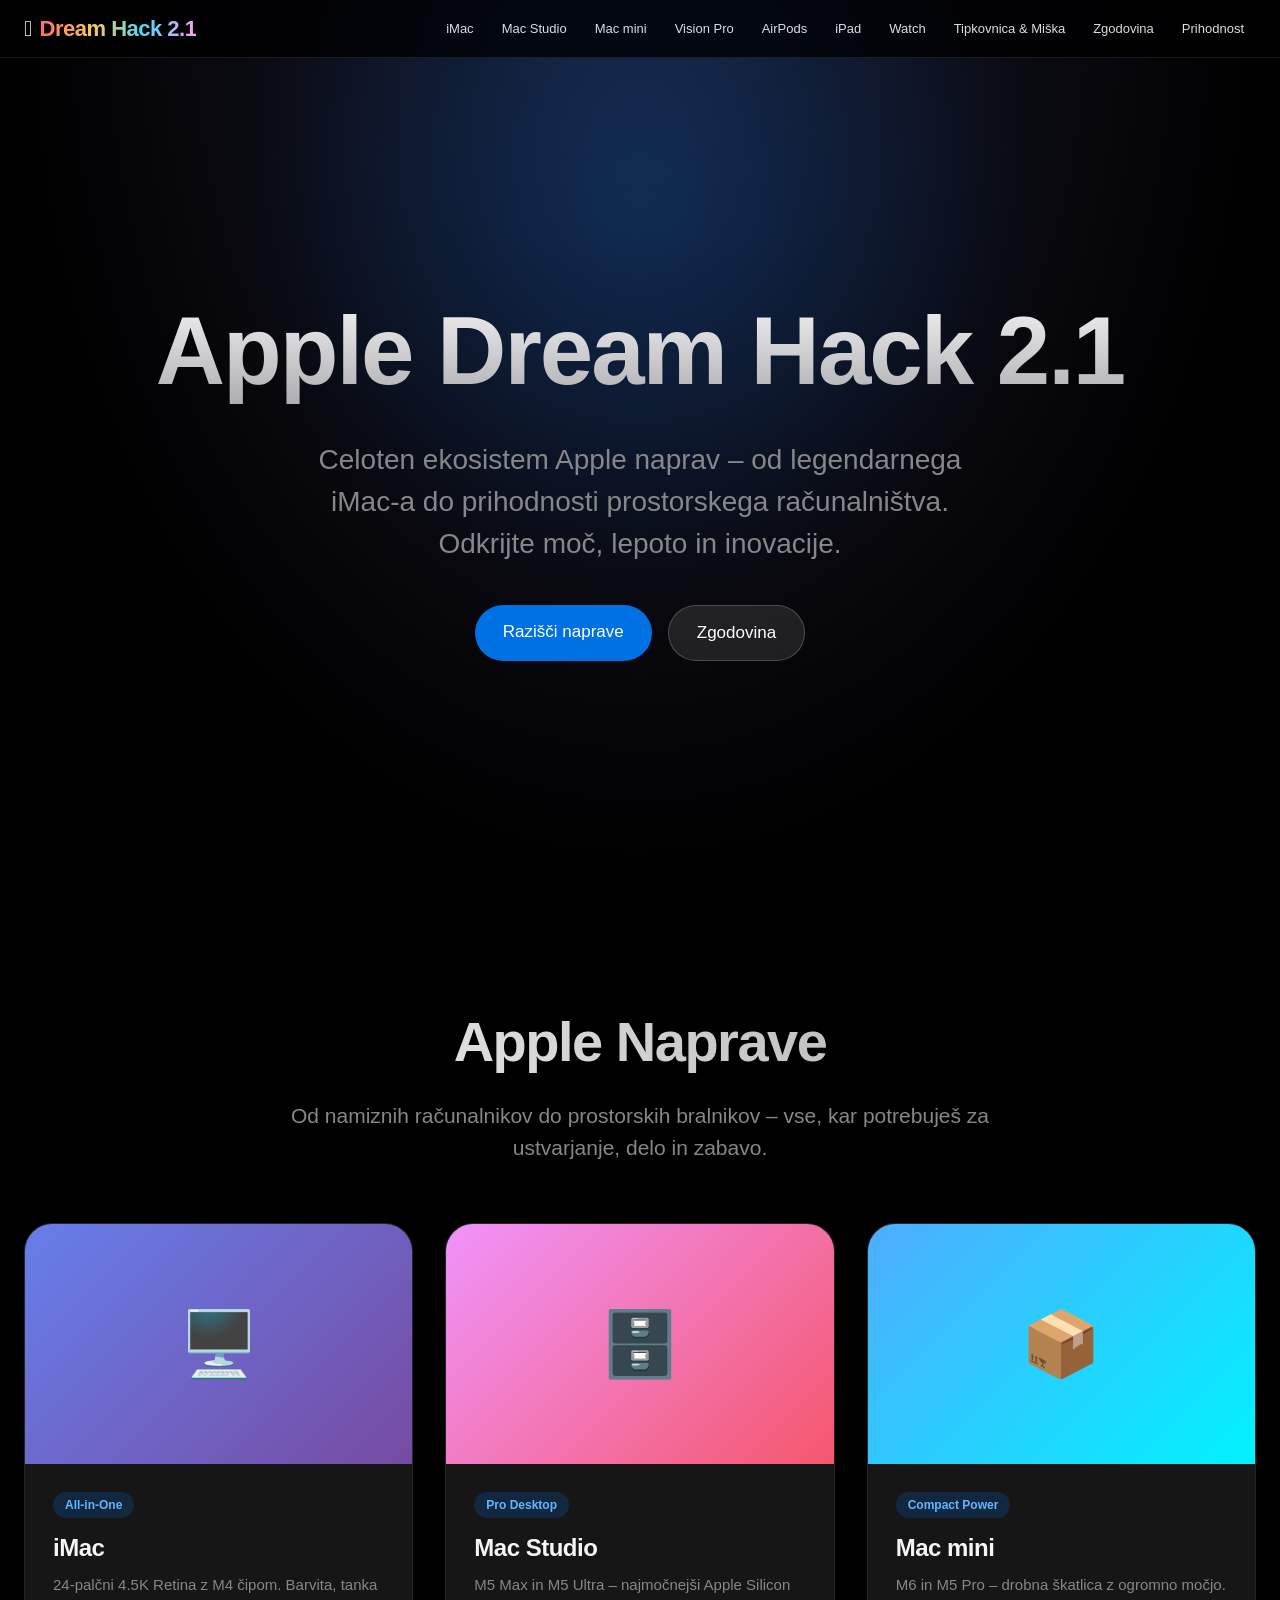
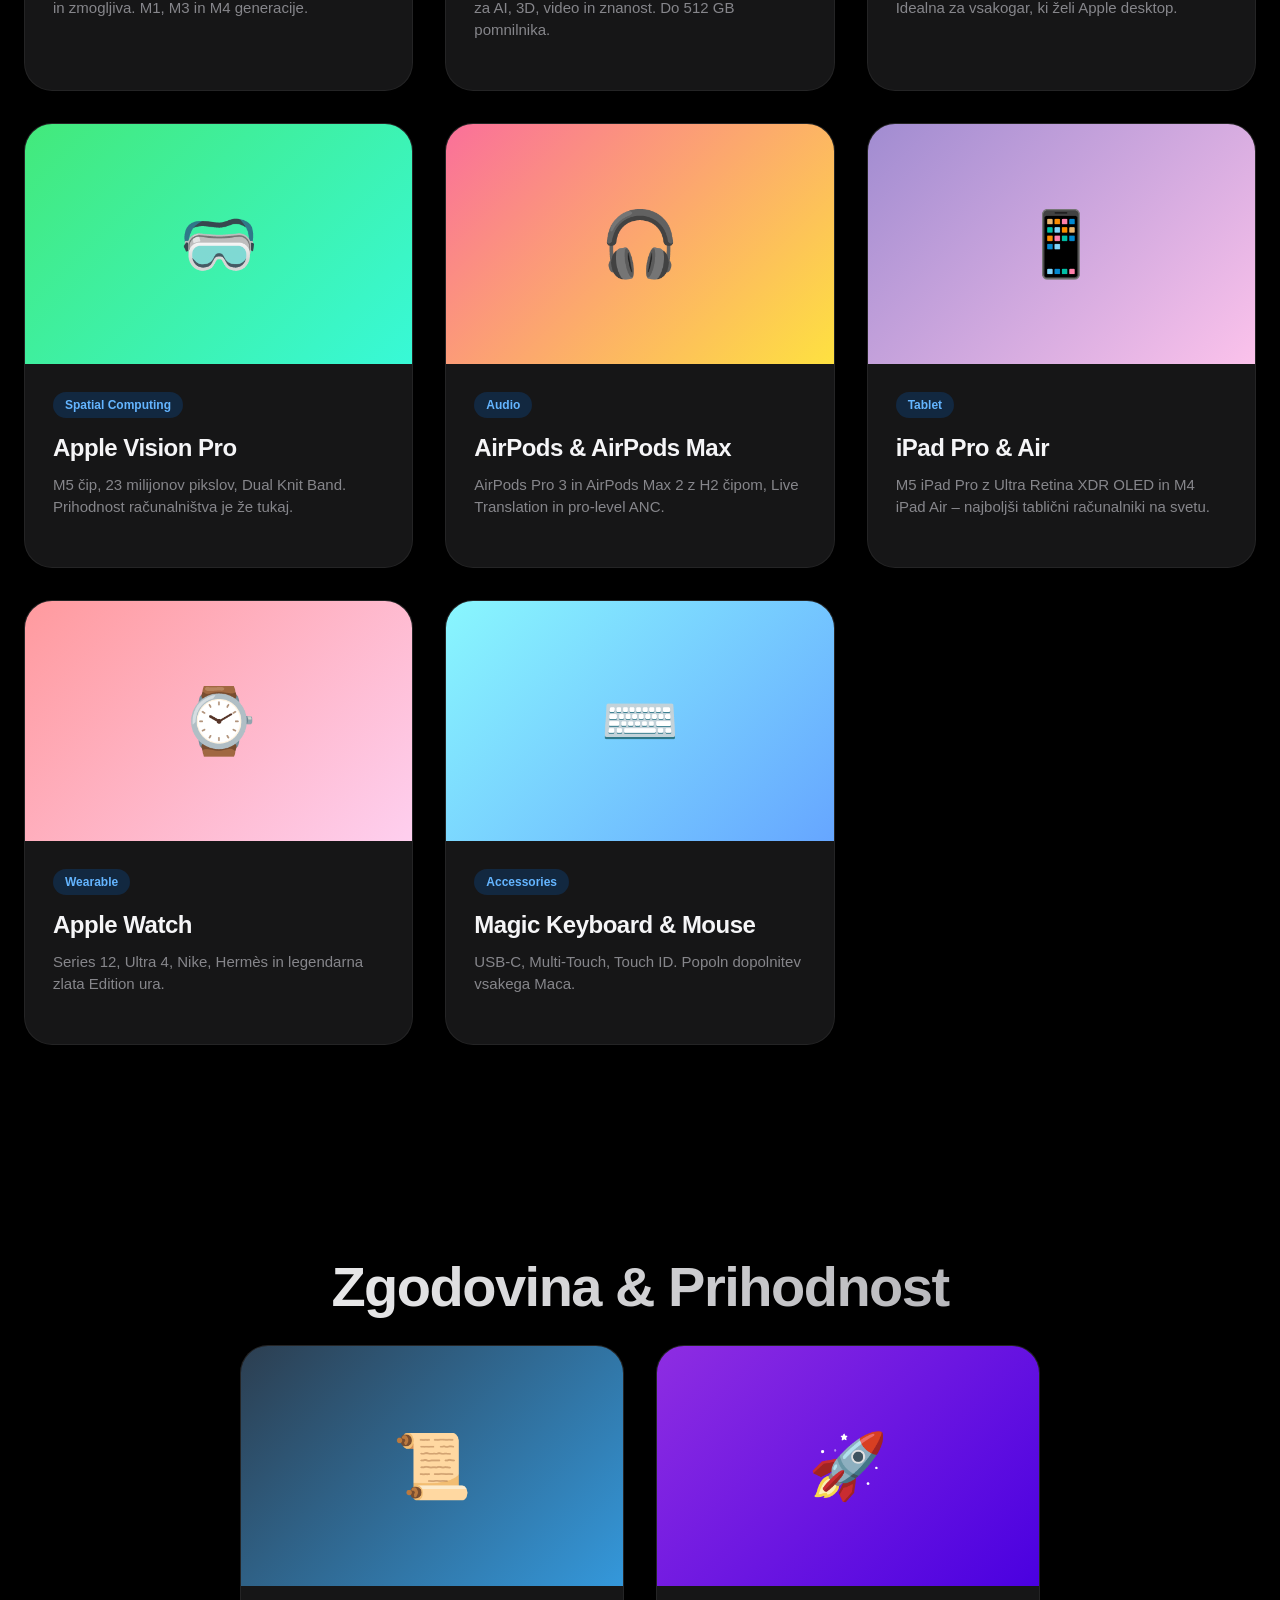
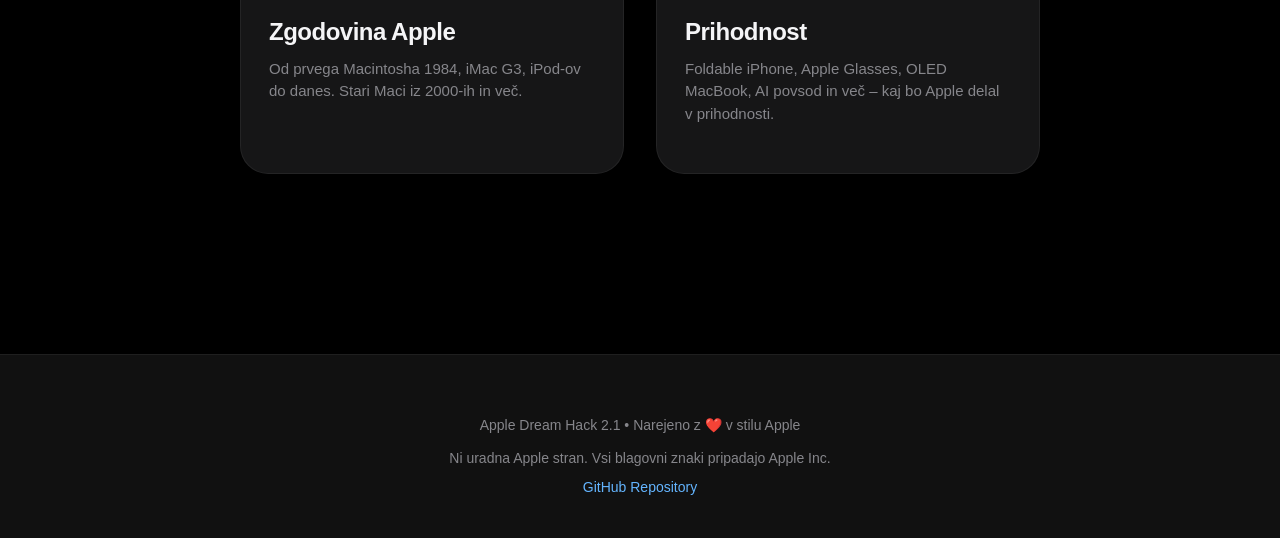
<file: index.html>
<!DOCTYPE html>
<html lang="sl">
<head>
  <meta charset="UTF-8">
  <meta name="viewport" content="width=device-width, initial-scale=1.0">
  <title>Apple Dream Hack 2.1 – Ekosistem Apple</title>
  <meta name="description" content="Celovit pregled Apple naprav: iMac, Mac Studio, Mac mini, Vision Pro, AirPods, iPad, Apple Watch, zgodovina in prihodnost.">
  <link rel="stylesheet" href="styles.css">
</head>
<body>
  <nav class="nav">
    <div class="nav-inner">
      <a href="index.html" class="logo"> <span>Dream Hack 2.1</span></a>
      <div class="nav-links">
        <a href="imac.html">iMac</a>
        <a href="macstudio.html">Mac Studio</a>
        <a href="macmini.html">Mac mini</a>
        <a href="visionpro.html">Vision Pro</a>
        <a href="airpods.html">AirPods</a>
        <a href="ipad.html">iPad</a>
        <a href="watch.html">Watch</a>
        <a href="accessories.html">Tipkovnica & Miška</a>
        <a href="history.html">Zgodovina</a>
        <a href="future.html">Prihodnost</a>
      </div>
    </div>
  </nav>

  <header class="hero">
    <h1>Apple Dream Hack 2.1</h1>
    <p>Celoten ekosistem Apple naprav – od legendarnega iMac-a do prihodnosti prostorskega računalništva. Odkrijte moč, lepoto in inovacije.</p>
    <div class="cta">
      <a href="#devices" class="btn btn-primary">Razišči naprave</a>
      <a href="history.html" class="btn btn-secondary">Zgodovina</a>
    </div>
  </header>

  <section class="section" id="devices">
    <h2 class="section-title">Apple Naprave</h2>
    <p class="section-subtitle">Od namiznih računalnikov do prostorskih bralnikov – vse, kar potrebuješ za ustvarjanje, delo in zabavo.</p>

    <div class="grid">
      <a href="imac.html" class="card" style="text-decoration:none;color:inherit">
        <div class="card-img" style="background:linear-gradient(135deg,#667eea,#764ba2);display:flex;align-items:center;justify-content:center;font-size:64px">🖥️</div>
        <div class="card-body">
          <span class="tag">All-in-One</span>
          <h3>iMac</h3>
          <p>24-palčni 4.5K Retina z M4 čipom. Barvita, tanka in zmogljiva. M1, M3 in M4 generacije.</p>
        </div>
      </a>

      <a href="macstudio.html" class="card" style="text-decoration:none;color:inherit">
        <div class="card-img" style="background:linear-gradient(135deg,#f093fb,#f5576c);display:flex;align-items:center;justify-content:center;font-size:64px">🗄️</div>
        <div class="card-body">
          <span class="tag">Pro Desktop</span>
          <h3>Mac Studio</h3>
          <p>M5 Max in M5 Ultra – najmočnejši Apple Silicon za AI, 3D, video in znanost. Do 512 GB pomnilnika.</p>
        </div>
      </a>

      <a href="macmini.html" class="card" style="text-decoration:none;color:inherit">
        <div class="card-img" style="background:linear-gradient(135deg,#4facfe,#00f2fe);display:flex;align-items:center;justify-content:center;font-size:64px">📦</div>
        <div class="card-body">
          <span class="tag">Compact Power</span>
          <h3>Mac mini</h3>
          <p>M6 in M5 Pro – drobna škatlica z ogromno močjo. Idealna za vsakogar, ki želi Apple desktop.</p>
        </div>
      </a>

      <a href="visionpro.html" class="card" style="text-decoration:none;color:inherit">
        <div class="card-img" style="background:linear-gradient(135deg,#43e97b,#38f9d7);display:flex;align-items:center;justify-content:center;font-size:64px">🥽</div>
        <div class="card-body">
          <span class="tag">Spatial Computing</span>
          <h3>Apple Vision Pro</h3>
          <p>M5 čip, 23 milijonov pikslov, Dual Knit Band. Prihodnost računalništva je že tukaj.</p>
        </div>
      </a>

      <a href="airpods.html" class="card" style="text-decoration:none;color:inherit">
        <div class="card-img" style="background:linear-gradient(135deg,#fa709a,#fee140);display:flex;align-items:center;justify-content:center;font-size:64px">🎧</div>
        <div class="card-body">
          <span class="tag">Audio</span>
          <h3>AirPods & AirPods Max</h3>
          <p>AirPods Pro 3 in AirPods Max 2 z H2 čipom, Live Translation in pro-level ANC.</p>
        </div>
      </a>

      <a href="ipad.html" class="card" style="text-decoration:none;color:inherit">
        <div class="card-img" style="background:linear-gradient(135deg,#a18cd1,#fbc2eb);display:flex;align-items:center;justify-content:center;font-size:64px">📱</div>
        <div class="card-body">
          <span class="tag">Tablet</span>
          <h3>iPad Pro & Air</h3>
          <p>M5 iPad Pro z Ultra Retina XDR OLED in M4 iPad Air – najboljši tablični računalniki na svetu.</p>
        </div>
      </a>

      <a href="watch.html" class="card" style="text-decoration:none;color:inherit">
        <div class="card-img" style="background:linear-gradient(135deg,#ff9a9e,#fecfef);display:flex;align-items:center;justify-content:center;font-size:64px">⌚</div>
        <div class="card-body">
          <span class="tag">Wearable</span>
          <h3>Apple Watch</h3>
          <p>Series 12, Ultra 4, Nike, Hermès in legendarna zlata Edition ura.</p>
        </div>
      </a>

      <a href="accessories.html" class="card" style="text-decoration:none;color:inherit">
        <div class="card-img" style="background:linear-gradient(135deg,#89f7fe,#66a6ff);display:flex;align-items:center;justify-content:center;font-size:64px">⌨️</div>
        <div class="card-body">
          <span class="tag">Accessories</span>
          <h3>Magic Keyboard & Mouse</h3>
          <p>USB-C, Multi-Touch, Touch ID. Popoln dopolnitev vsakega Maca.</p>
        </div>
      </a>
    </div>
  </section>

  <section class="section">
    <h2 class="section-title">Zgodovina & Prihodnost</h2>
    <div class="grid" style="max-width:800px;margin:0 auto">
      <a href="history.html" class="card" style="text-decoration:none;color:inherit">
        <div class="card-img" style="background:linear-gradient(135deg,#2c3e50,#3498db);display:flex;align-items:center;justify-content:center;font-size:64px">📜</div>
        <div class="card-body">
          <h3>Zgodovina Apple</h3>
          <p>Od prvega Macintosha 1984, iMac G3, iPod-ov do danes. Stari Maci iz 2000-ih in več.</p>
        </div>
      </a>
      <a href="future.html" class="card" style="text-decoration:none;color:inherit">
        <div class="card-img" style="background:linear-gradient(135deg,#8e2de2,#4a00e0);display:flex;align-items:center;justify-content:center;font-size:64px">🚀</div>
        <div class="card-body">
          <h3>Prihodnost</h3>
          <p>Foldable iPhone, Apple Glasses, OLED MacBook, AI povsod in več – kaj bo Apple delal v prihodnosti.</p>
        </div>
      </a>
    </div>
  </section>

  <footer>
    <p>Apple Dream Hack 2.1 • Narejeno z ❤️ v stilu Apple</p>
    <p style="margin-top:12px">Ni uradna Apple stran. Vsi blagovni znaki pripadajo Apple Inc.</p>
    <p style="margin-top:8px"><a href="https://github.com/tommyvimeo-gif/apple-Dream-Hack-2.1">GitHub Repository</a></p>
  </footer>

  <script>
    const observer = new IntersectionObserver((entries) => {
      entries.forEach(e => { if (e.isIntersecting) e.target.classList.add('visible'); });
    }, { threshold: 0.1 });
    document.querySelectorAll('.card, .fade-up').forEach(el => observer.observe(el));
  </script>
</body>
</html>
</file>
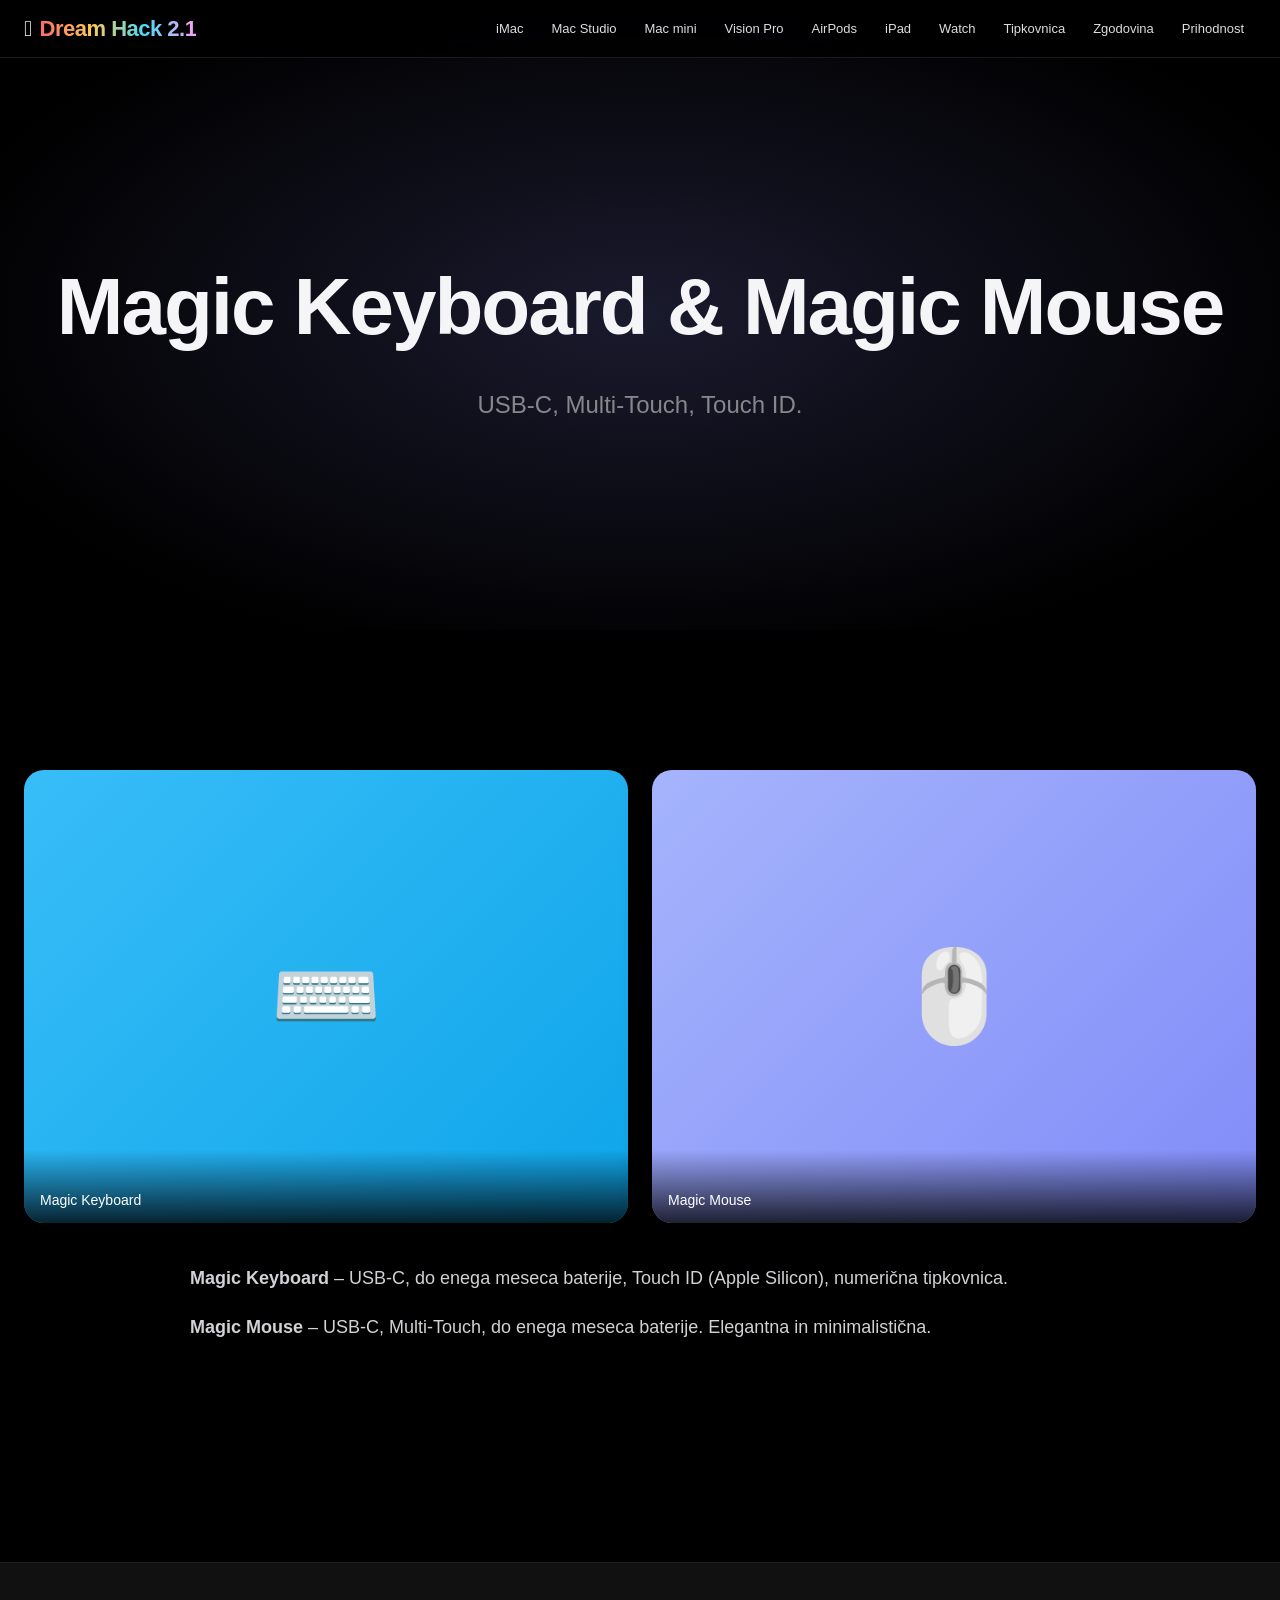
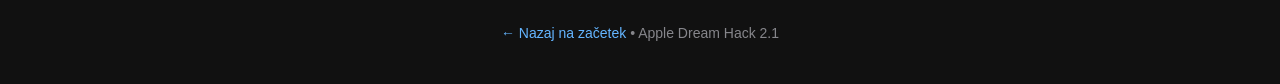
<file: accessories.html>
<!DOCTYPE html>
<html lang="sl">
<head>
  <meta charset="UTF-8">
  <meta name="viewport" content="width=device-width, initial-scale=1.0">
  <title>Magic Keyboard & Mouse – Apple Dream Hack 2.1</title>
  <link rel="stylesheet" href="styles.css">
</head>
<body>
  <nav class="nav">
    <div class="nav-inner">
      <a href="index.html" class="logo"> <span>Dream Hack 2.1</span></a>
      <div class="nav-links">
        <a href="imac.html">iMac</a>
        <a href="macstudio.html">Mac Studio</a>
        <a href="macmini.html">Mac mini</a>
        <a href="visionpro.html">Vision Pro</a>
        <a href="airpods.html">AirPods</a>
        <a href="ipad.html">iPad</a>
        <a href="watch.html">Watch</a>
        <a href="accessories.html">Tipkovnica</a>
        <a href="history.html">Zgodovina</a>
        <a href="future.html">Prihodnost</a>
      </div>
    </div>
  </nav>
  <div class="product-hero">
    <div>
      <h1>Magic Keyboard & Magic Mouse</h1>
      <p>USB-C, Multi-Touch, Touch ID.</p>
    </div>
  </div>
  <section class="section">
    <div class="gallery">
      <div class="gallery-item" onclick="openZoom(this)">
        <div style="width:100%;height:100%;background:linear-gradient(135deg,#38bdf8,#0ea5e9);display:flex;align-items:center;justify-content:center;font-size:90px;">⌨️</div>
        <div class="caption">Magic Keyboard</div>
      </div>
      <div class="gallery-item" onclick="openZoom(this)">
        <div style="width:100%;height:100%;background:linear-gradient(135deg,#a5b4fc,#818cf8);display:flex;align-items:center;justify-content:center;font-size:90px;">🖱️</div>
        <div class="caption">Magic Mouse</div>
      </div>
    </div>
    <div class="long-text">
      <p><strong>Magic Keyboard</strong> – USB-C, do enega meseca baterije, Touch ID (Apple Silicon), numerična tipkovnica.</p>
      <p><strong>Magic Mouse</strong> – USB-C, Multi-Touch, do enega meseca baterije. Elegantna in minimalistična.</p>
    </div>
  </section>
  <div class="modal" id="modal" onclick="this.classList.remove('active')">
    <img id="modalImg" alt="Zoomed">
  </div>
  <footer>
    <p><a href="index.html">← Nazaj na začetek</a> • Apple Dream Hack 2.1</p>
  </footer>
  <script>
    function openZoom(el) {
      const modal = document.getElementById('modal');
      const img = document.getElementById('modalImg');
      img.src = 'data:image/svg+xml,' + encodeURIComponent('<svg xmlns="http://www.w3.org/2000/svg" width="900" height="600"><rect fill="#0ea5e9" width="100%" height="100%"/><text x="50%" y="50%" fill="#fff" font-size="48" text-anchor="middle" font-family="system-ui">Magic Accessories – Zoom</text></svg>');
      modal.classList.add('active');
    }
  </script>
</body>
</html>
</file>
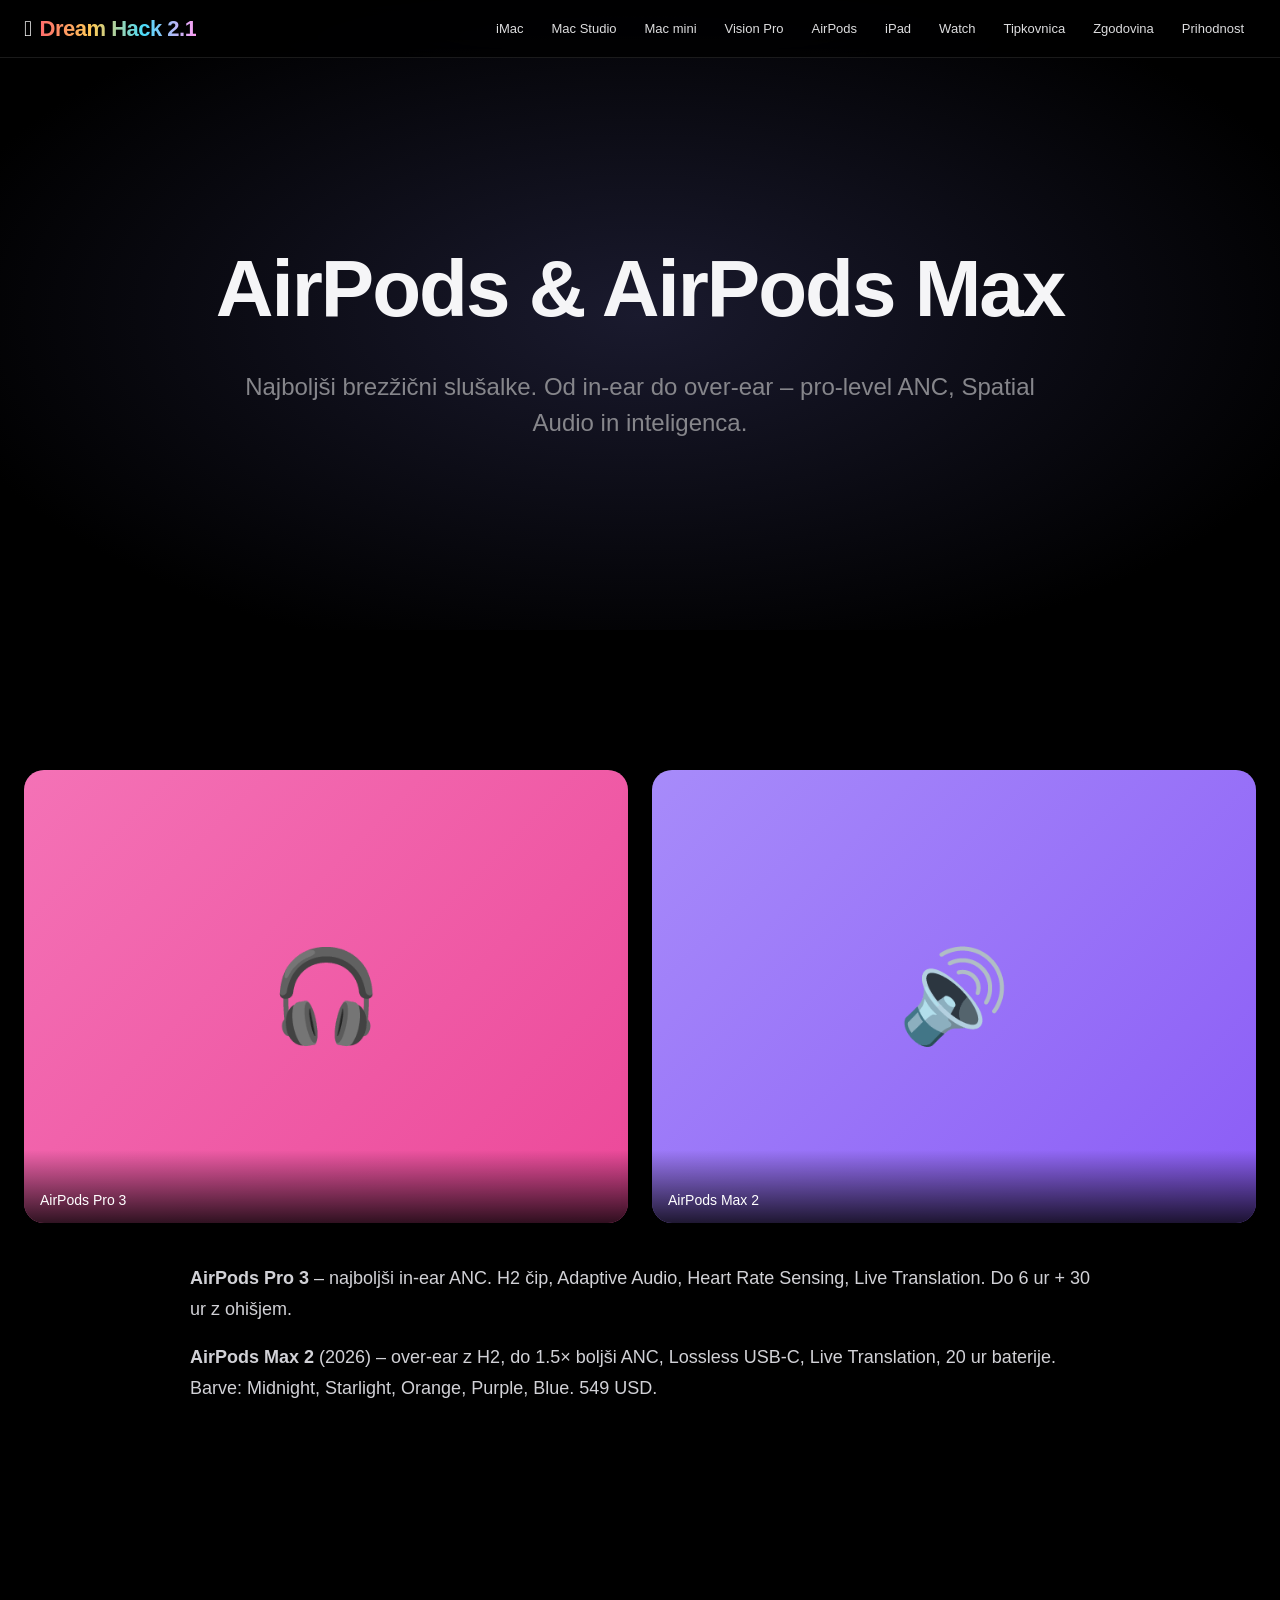
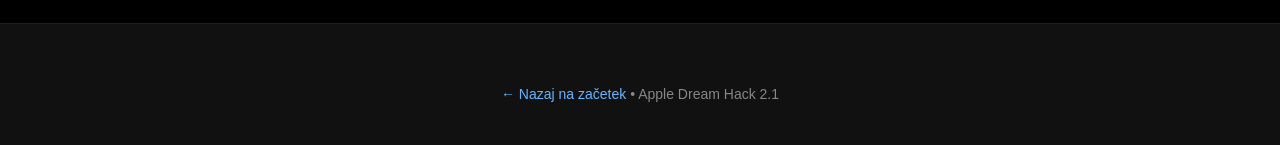
<file: airpods.html>
<!DOCTYPE html>
<html lang="sl">
<head>
  <meta charset="UTF-8">
  <meta name="viewport" content="width=device-width, initial-scale=1.0">
  <title>AirPods – Apple Dream Hack 2.1</title>
  <link rel="stylesheet" href="styles.css">
</head>
<body>
  <nav class="nav">
    <div class="nav-inner">
      <a href="index.html" class="logo"> <span>Dream Hack 2.1</span></a>
      <div class="nav-links">
        <a href="imac.html">iMac</a>
        <a href="macstudio.html">Mac Studio</a>
        <a href="macmini.html">Mac mini</a>
        <a href="visionpro.html">Vision Pro</a>
        <a href="airpods.html">AirPods</a>
        <a href="ipad.html">iPad</a>
        <a href="watch.html">Watch</a>
        <a href="accessories.html">Tipkovnica</a>
        <a href="history.html">Zgodovina</a>
        <a href="future.html">Prihodnost</a>
      </div>
    </div>
  </nav>
  <div class="product-hero">
    <div>
      <h1>AirPods & AirPods Max</h1>
      <p>Najboljši brezžični slušalke. Od in-ear do over-ear – pro-level ANC, Spatial Audio in inteligenca.</p>
    </div>
  </div>
  <section class="section">
    <div class="gallery">
      <div class="gallery-item" onclick="openZoom(this)">
        <div style="width:100%;height:100%;background:linear-gradient(135deg,#f472b6,#ec4899);display:flex;align-items:center;justify-content:center;font-size:90px;">🎧</div>
        <div class="caption">AirPods Pro 3</div>
      </div>
      <div class="gallery-item" onclick="openZoom(this)">
        <div style="width:100%;height:100%;background:linear-gradient(135deg,#a78bfa,#8b5cf6);display:flex;align-items:center;justify-content:center;font-size:90px;">🔊</div>
        <div class="caption">AirPods Max 2</div>
      </div>
    </div>
    <div class="long-text">
      <p><strong>AirPods Pro 3</strong> – najboljši in-ear ANC. H2 čip, Adaptive Audio, Heart Rate Sensing, Live Translation. Do 6 ur + 30 ur z ohišjem.</p>
      <p><strong>AirPods Max 2</strong> (2026) – over-ear z H2, do 1.5× boljši ANC, Lossless USB-C, Live Translation, 20 ur baterije. Barve: Midnight, Starlight, Orange, Purple, Blue. 549 USD.</p>
    </div>
  </section>
  <div class="modal" id="modal" onclick="this.classList.remove('active')">
    <img id="modalImg" alt="Zoomed">
  </div>
  <footer>
    <p><a href="index.html">← Nazaj na začetek</a> • Apple Dream Hack 2.1</p>
  </footer>
  <script>
    function openZoom(el) {
      const modal = document.getElementById('modal');
      const img = document.getElementById('modalImg');
      img.src = 'data:image/svg+xml,' + encodeURIComponent('<svg xmlns="http://www.w3.org/2000/svg" width="900" height="600"><rect fill="#ec4899" width="100%" height="100%"/><text x="50%" y="50%" fill="#fff" font-size="48" text-anchor="middle" font-family="system-ui">AirPods – Zoom</text></svg>');
      modal.classList.add('active');
    }
  </script>
</body>
</html>
</file>
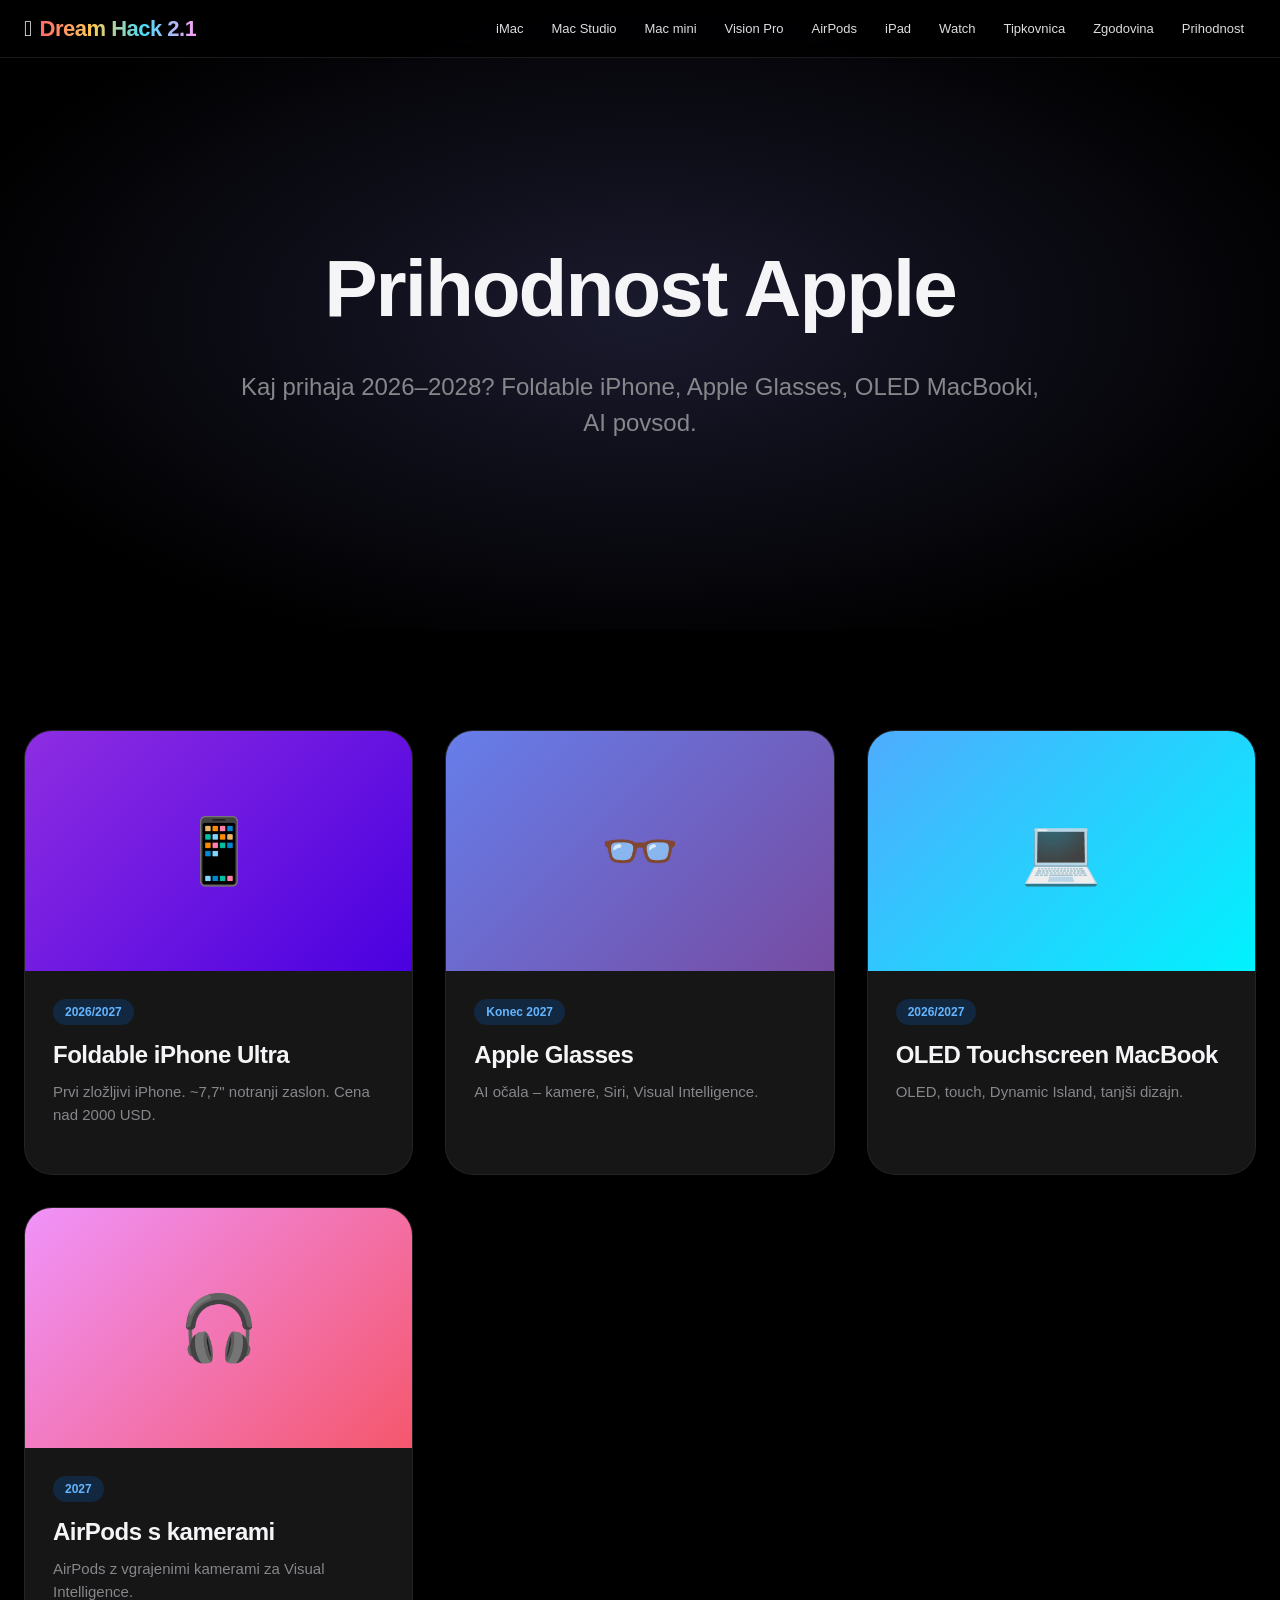
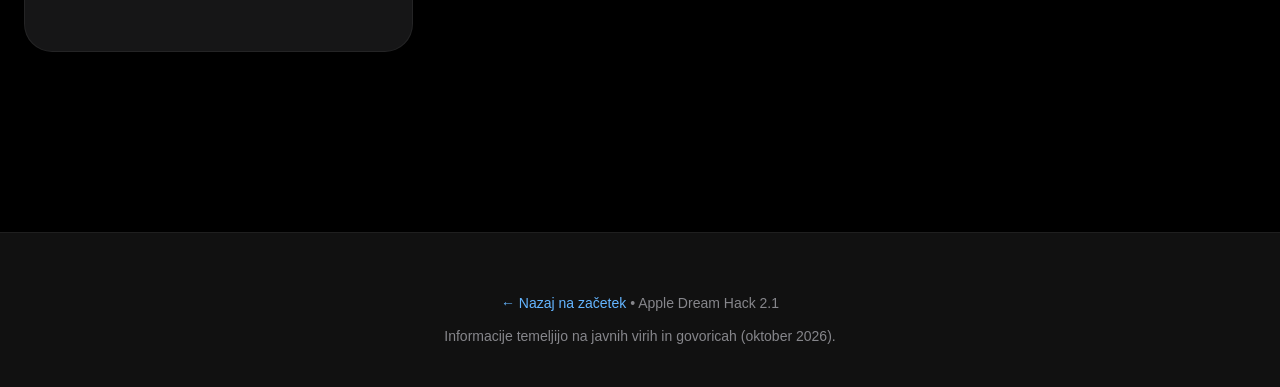
<file: future.html>
<!DOCTYPE html>
<html lang="sl">
<head>
  <meta charset="UTF-8">
  <meta name="viewport" content="width=device-width, initial-scale=1.0">
  <title>Prihodnost Apple – Apple Dream Hack 2.1</title>
  <link rel="stylesheet" href="styles.css">
</head>
<body>
  <nav class="nav">
    <div class="nav-inner">
      <a href="index.html" class="logo"> <span>Dream Hack 2.1</span></a>
      <div class="nav-links">
        <a href="imac.html">iMac</a>
        <a href="macstudio.html">Mac Studio</a>
        <a href="macmini.html">Mac mini</a>
        <a href="visionpro.html">Vision Pro</a>
        <a href="airpods.html">AirPods</a>
        <a href="ipad.html">iPad</a>
        <a href="watch.html">Watch</a>
        <a href="accessories.html">Tipkovnica</a>
        <a href="history.html">Zgodovina</a>
        <a href="future.html">Prihodnost</a>
      </div>
    </div>
  </nav>
  <div class="product-hero">
    <div>
      <h1>Prihodnost Apple</h1>
      <p>Kaj prihaja 2026–2028? Foldable iPhone, Apple Glasses, OLED MacBooki, AI povsod.</p>
    </div>
  </div>
  <section class="section">
    <div class="grid">
      <div class="card">
        <div class="card-img" style="background:linear-gradient(135deg,#8e2de2,#4a00e0);display:flex;align-items:center;justify-content:center;font-size:64px">📱</div>
        <div class="card-body">
          <span class="tag">2026/2027</span>
          <h3>Foldable iPhone Ultra</h3>
          <p>Prvi zložljivi iPhone. ~7,7" notranji zaslon. Cena nad 2000 USD.</p>
        </div>
      </div>
      <div class="card">
        <div class="card-img" style="background:linear-gradient(135deg,#667eea,#764ba2);display:flex;align-items:center;justify-content:center;font-size:64px">👓</div>
        <div class="card-body">
          <span class="tag">Konec 2027</span>
          <h3>Apple Glasses</h3>
          <p>AI očala – kamere, Siri, Visual Intelligence.</p>
        </div>
      </div>
      <div class="card">
        <div class="card-img" style="background:linear-gradient(135deg,#4facfe,#00f2fe);display:flex;align-items:center;justify-content:center;font-size:64px">💻</div>
        <div class="card-body">
          <span class="tag">2026/2027</span>
          <h3>OLED Touchscreen MacBook</h3>
          <p>OLED, touch, Dynamic Island, tanjši dizajn.</p>
        </div>
      </div>
      <div class="card">
        <div class="card-img" style="background:linear-gradient(135deg,#f093fb,#f5576c);display:flex;align-items:center;justify-content:center;font-size:64px">🎧</div>
        <div class="card-body">
          <span class="tag">2027</span>
          <h3>AirPods s kamerami</h3>
          <p>AirPods z vgrajenimi kamerami za Visual Intelligence.</p>
        </div>
      </div>
    </div>
  </section>
  <footer>
    <p><a href="index.html">← Nazaj na začetek</a> • Apple Dream Hack 2.1</p>
    <p style="margin-top:12px">Informacije temeljijo na javnih virih in govoricah (oktober 2026).</p>
  </footer>
</body>
</html>
</file>
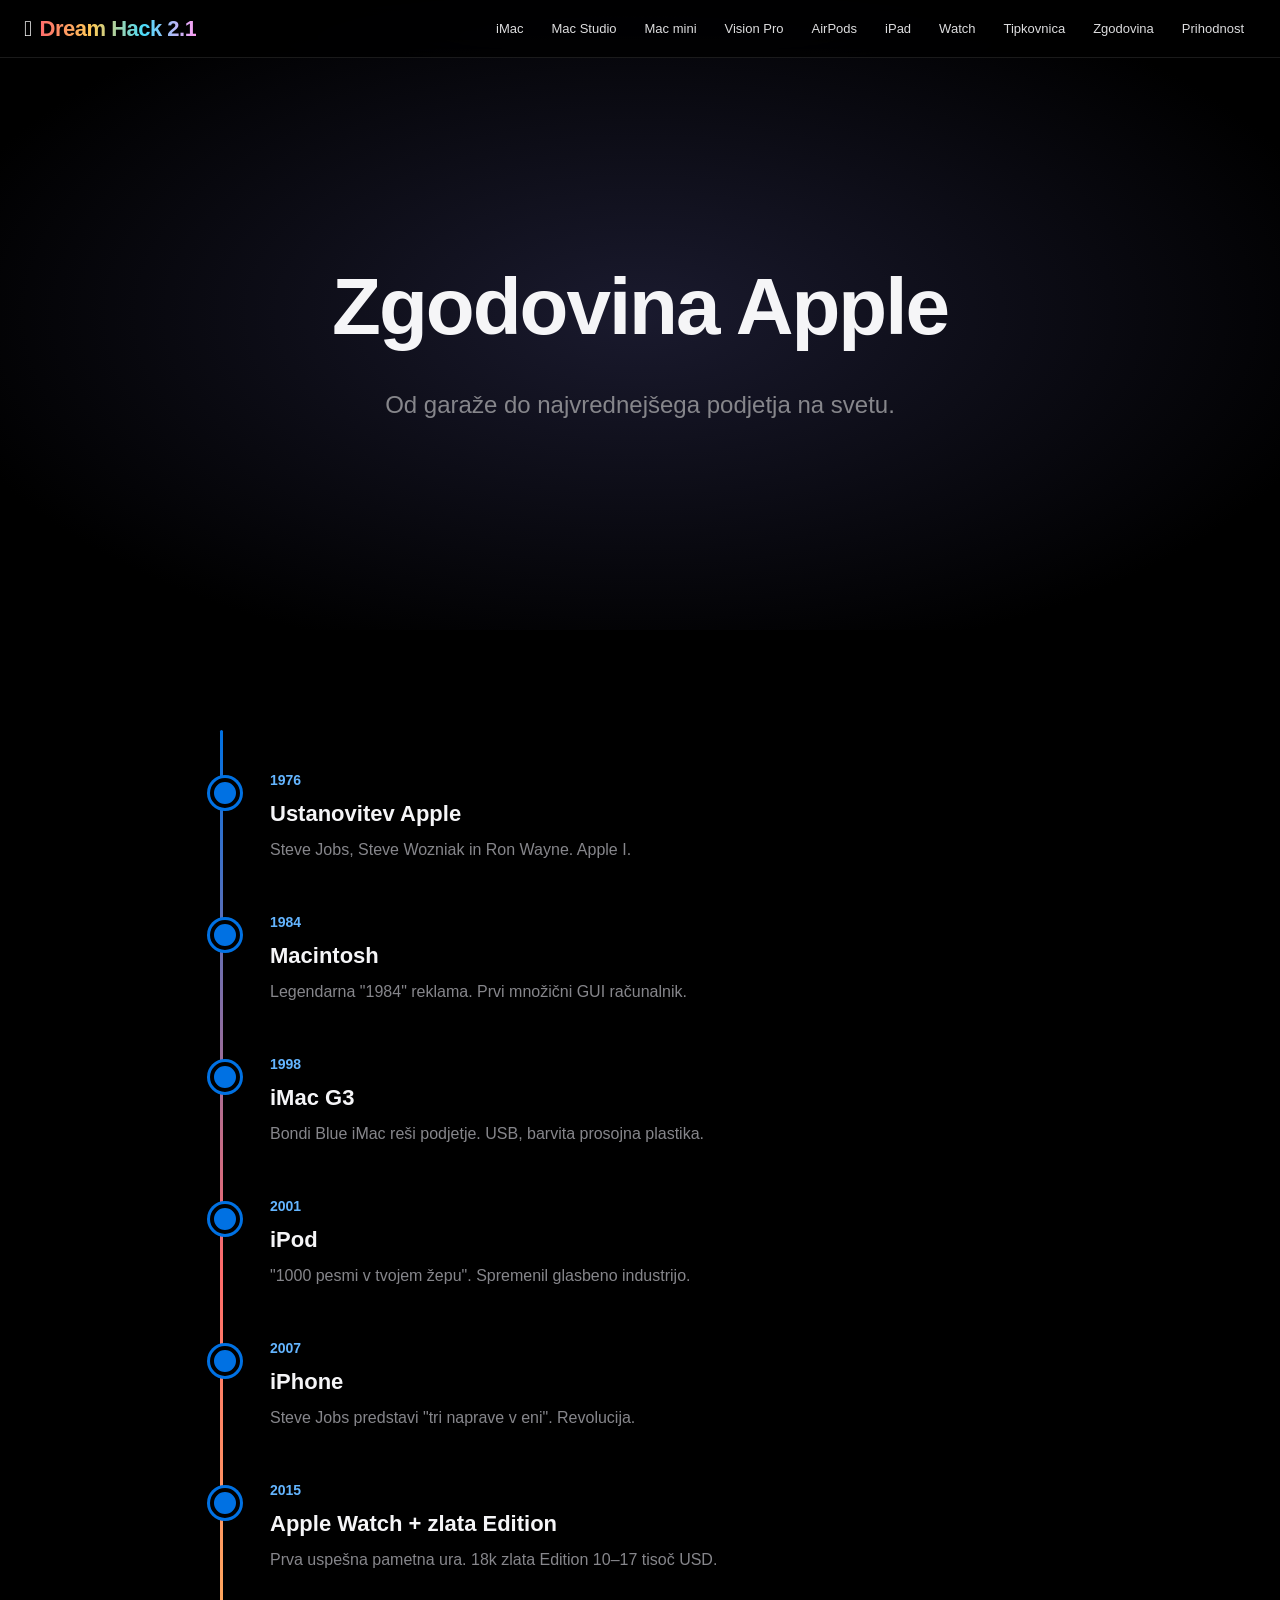
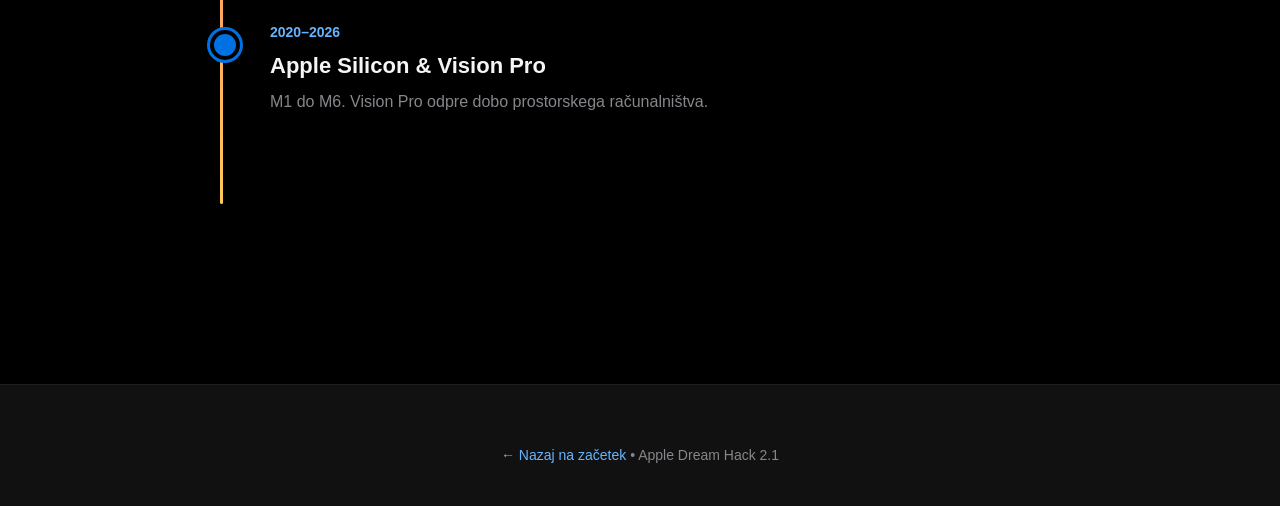
<file: history.html>
<!DOCTYPE html>
<html lang="sl">
<head>
  <meta charset="UTF-8">
  <meta name="viewport" content="width=device-width, initial-scale=1.0">
  <title>Zgodovina Apple – Apple Dream Hack 2.1</title>
  <link rel="stylesheet" href="styles.css">
</head>
<body>
  <nav class="nav">
    <div class="nav-inner">
      <a href="index.html" class="logo"> <span>Dream Hack 2.1</span></a>
      <div class="nav-links">
        <a href="imac.html">iMac</a>
        <a href="macstudio.html">Mac Studio</a>
        <a href="macmini.html">Mac mini</a>
        <a href="visionpro.html">Vision Pro</a>
        <a href="airpods.html">AirPods</a>
        <a href="ipad.html">iPad</a>
        <a href="watch.html">Watch</a>
        <a href="accessories.html">Tipkovnica</a>
        <a href="history.html">Zgodovina</a>
        <a href="future.html">Prihodnost</a>
      </div>
    </div>
  </nav>
  <div class="product-hero">
    <div>
      <h1>Zgodovina Apple</h1>
      <p>Od garaže do najvrednejšega podjetja na svetu.</p>
    </div>
  </div>
  <section class="section">
    <div class="timeline">
      <div class="timeline-item"><div class="timeline-year">1976</div><div class="timeline-title">Ustanovitev Apple</div><div class="timeline-desc">Steve Jobs, Steve Wozniak in Ron Wayne. Apple I.</div></div>
      <div class="timeline-item"><div class="timeline-year">1984</div><div class="timeline-title">Macintosh</div><div class="timeline-desc">Legendarna "1984" reklama. Prvi množični GUI računalnik.</div></div>
      <div class="timeline-item"><div class="timeline-year">1998</div><div class="timeline-title">iMac G3</div><div class="timeline-desc">Bondi Blue iMac reši podjetje. USB, barvita prosojna plastika.</div></div>
      <div class="timeline-item"><div class="timeline-year">2001</div><div class="timeline-title">iPod</div><div class="timeline-desc">"1000 pesmi v tvojem žepu". Spremenil glasbeno industrijo.</div></div>
      <div class="timeline-item"><div class="timeline-year">2007</div><div class="timeline-title">iPhone</div><div class="timeline-desc">Steve Jobs predstavi "tri naprave v eni". Revolucija.</div></div>
      <div class="timeline-item"><div class="timeline-year">2015</div><div class="timeline-title">Apple Watch + zlata Edition</div><div class="timeline-desc">Prva uspešna pametna ura. 18k zlata Edition 10–17 tisoč USD.</div></div>
      <div class="timeline-item"><div class="timeline-year">2020–2026</div><div class="timeline-title">Apple Silicon & Vision Pro</div><div class="timeline-desc">M1 do M6. Vision Pro odpre dobo prostorskega računalništva.</div></div>
    </div>
  </section>
  <footer>
    <p><a href="index.html">← Nazaj na začetek</a> • Apple Dream Hack 2.1</p>
  </footer>
</body>
</html>
</file>
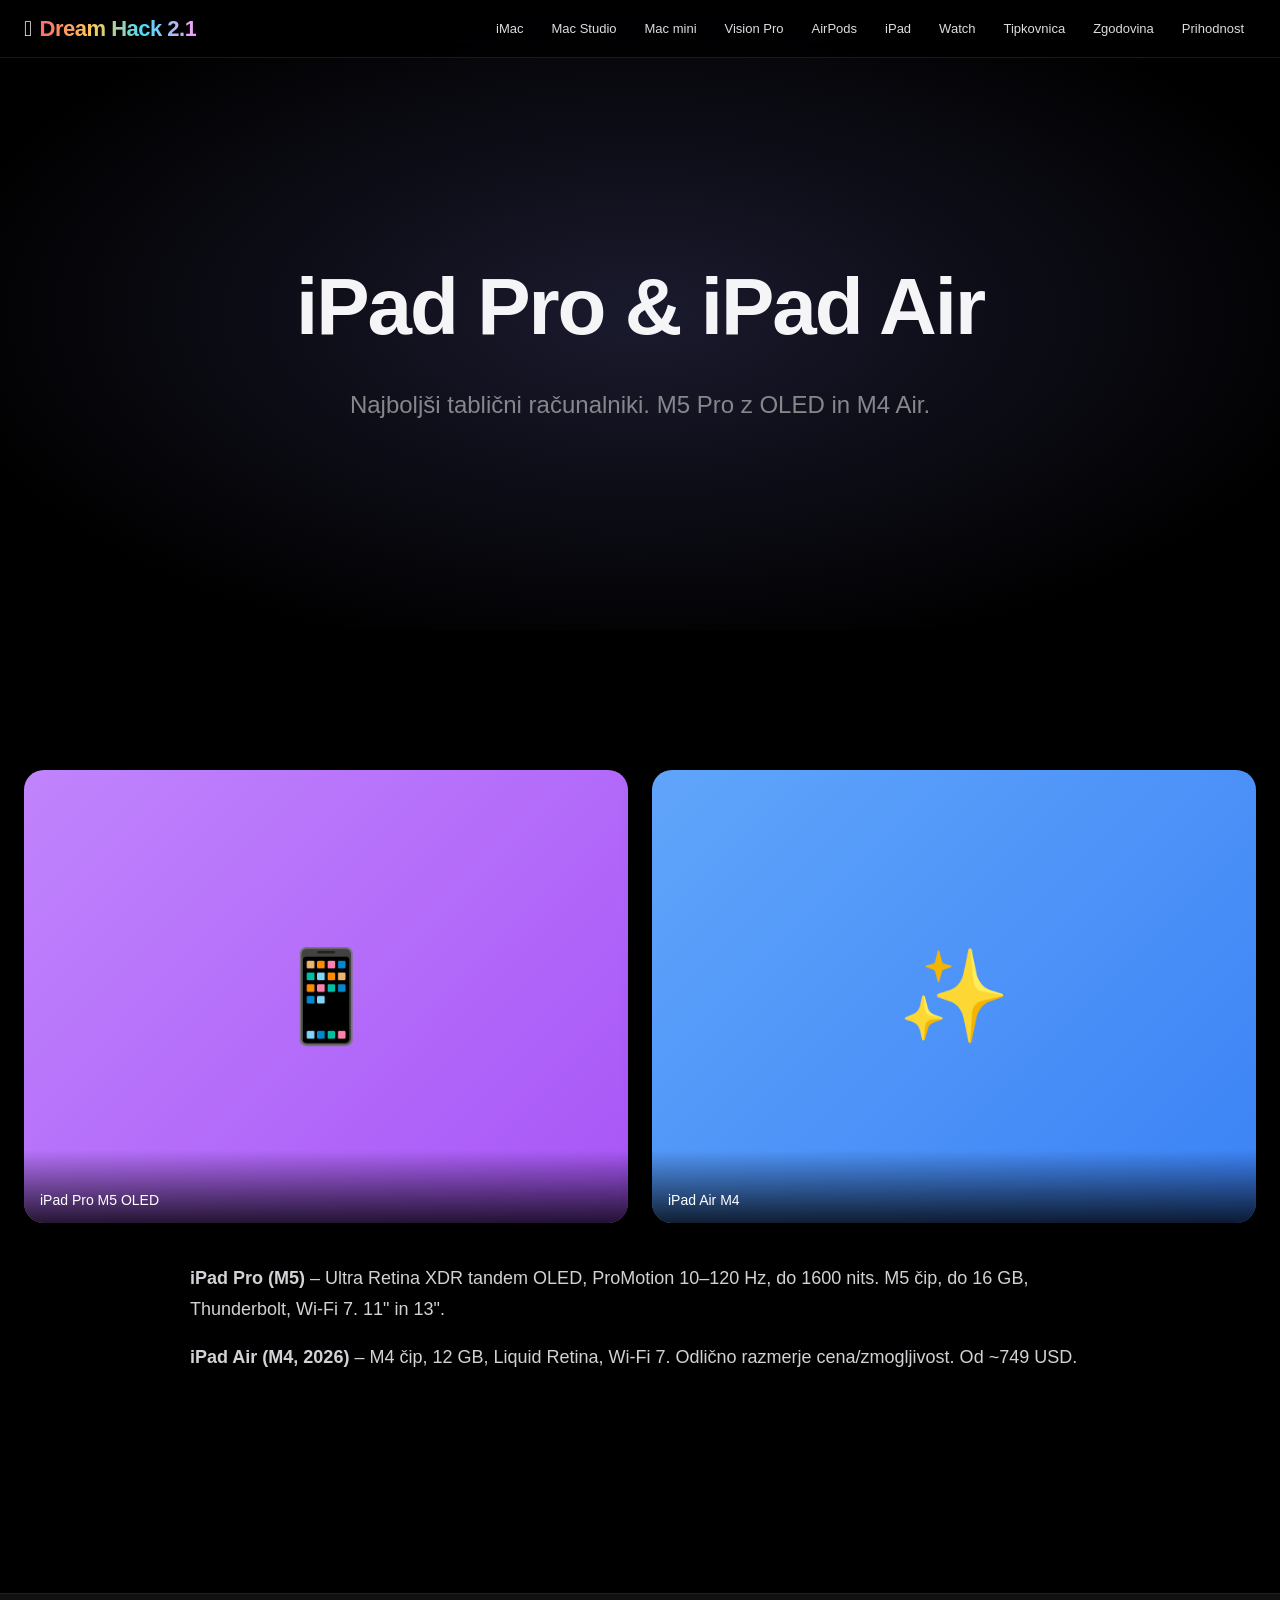
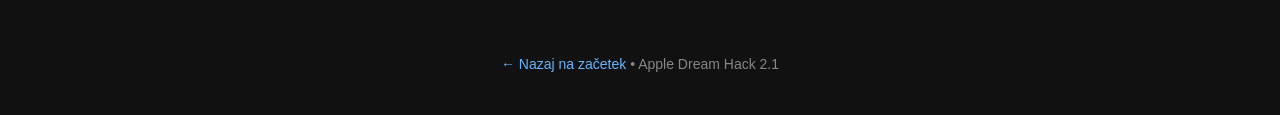
<file: ipad.html>
<!DOCTYPE html>
<html lang="sl">
<head>
  <meta charset="UTF-8">
  <meta name="viewport" content="width=device-width, initial-scale=1.0">
  <title>iPad – Apple Dream Hack 2.1</title>
  <link rel="stylesheet" href="styles.css">
</head>
<body>
  <nav class="nav">
    <div class="nav-inner">
      <a href="index.html" class="logo"> <span>Dream Hack 2.1</span></a>
      <div class="nav-links">
        <a href="imac.html">iMac</a>
        <a href="macstudio.html">Mac Studio</a>
        <a href="macmini.html">Mac mini</a>
        <a href="visionpro.html">Vision Pro</a>
        <a href="airpods.html">AirPods</a>
        <a href="ipad.html">iPad</a>
        <a href="watch.html">Watch</a>
        <a href="accessories.html">Tipkovnica</a>
        <a href="history.html">Zgodovina</a>
        <a href="future.html">Prihodnost</a>
      </div>
    </div>
  </nav>
  <div class="product-hero">
    <div>
      <h1>iPad Pro & iPad Air</h1>
      <p>Najboljši tablični računalniki. M5 Pro z OLED in M4 Air.</p>
    </div>
  </div>
  <section class="section">
    <div class="gallery">
      <div class="gallery-item" onclick="openZoom(this)">
        <div style="width:100%;height:100%;background:linear-gradient(135deg,#c084fc,#a855f7);display:flex;align-items:center;justify-content:center;font-size:90px;">📱</div>
        <div class="caption">iPad Pro M5 OLED</div>
      </div>
      <div class="gallery-item" onclick="openZoom(this)">
        <div style="width:100%;height:100%;background:linear-gradient(135deg,#60a5fa,#3b82f6);display:flex;align-items:center;justify-content:center;font-size:90px;">✨</div>
        <div class="caption">iPad Air M4</div>
      </div>
    </div>
    <div class="long-text">
      <p><strong>iPad Pro (M5)</strong> – Ultra Retina XDR tandem OLED, ProMotion 10–120 Hz, do 1600 nits. M5 čip, do 16 GB, Thunderbolt, Wi-Fi 7. 11" in 13".</p>
      <p><strong>iPad Air (M4, 2026)</strong> – M4 čip, 12 GB, Liquid Retina, Wi-Fi 7. Odlično razmerje cena/zmogljivost. Od ~749 USD.</p>
    </div>
  </section>
  <div class="modal" id="modal" onclick="this.classList.remove('active')">
    <img id="modalImg" alt="Zoomed">
  </div>
  <footer>
    <p><a href="index.html">← Nazaj na začetek</a> • Apple Dream Hack 2.1</p>
  </footer>
  <script>
    function openZoom(el) {
      const modal = document.getElementById('modal');
      const img = document.getElementById('modalImg');
      img.src = 'data:image/svg+xml,' + encodeURIComponent('<svg xmlns="http://www.w3.org/2000/svg" width="900" height="600"><rect fill="#a855f7" width="100%" height="100%"/><text x="50%" y="50%" fill="#fff" font-size="48" text-anchor="middle" font-family="system-ui">iPad – Zoom</text></svg>');
      modal.classList.add('active');
    }
  </script>
</body>
</html>
</file>
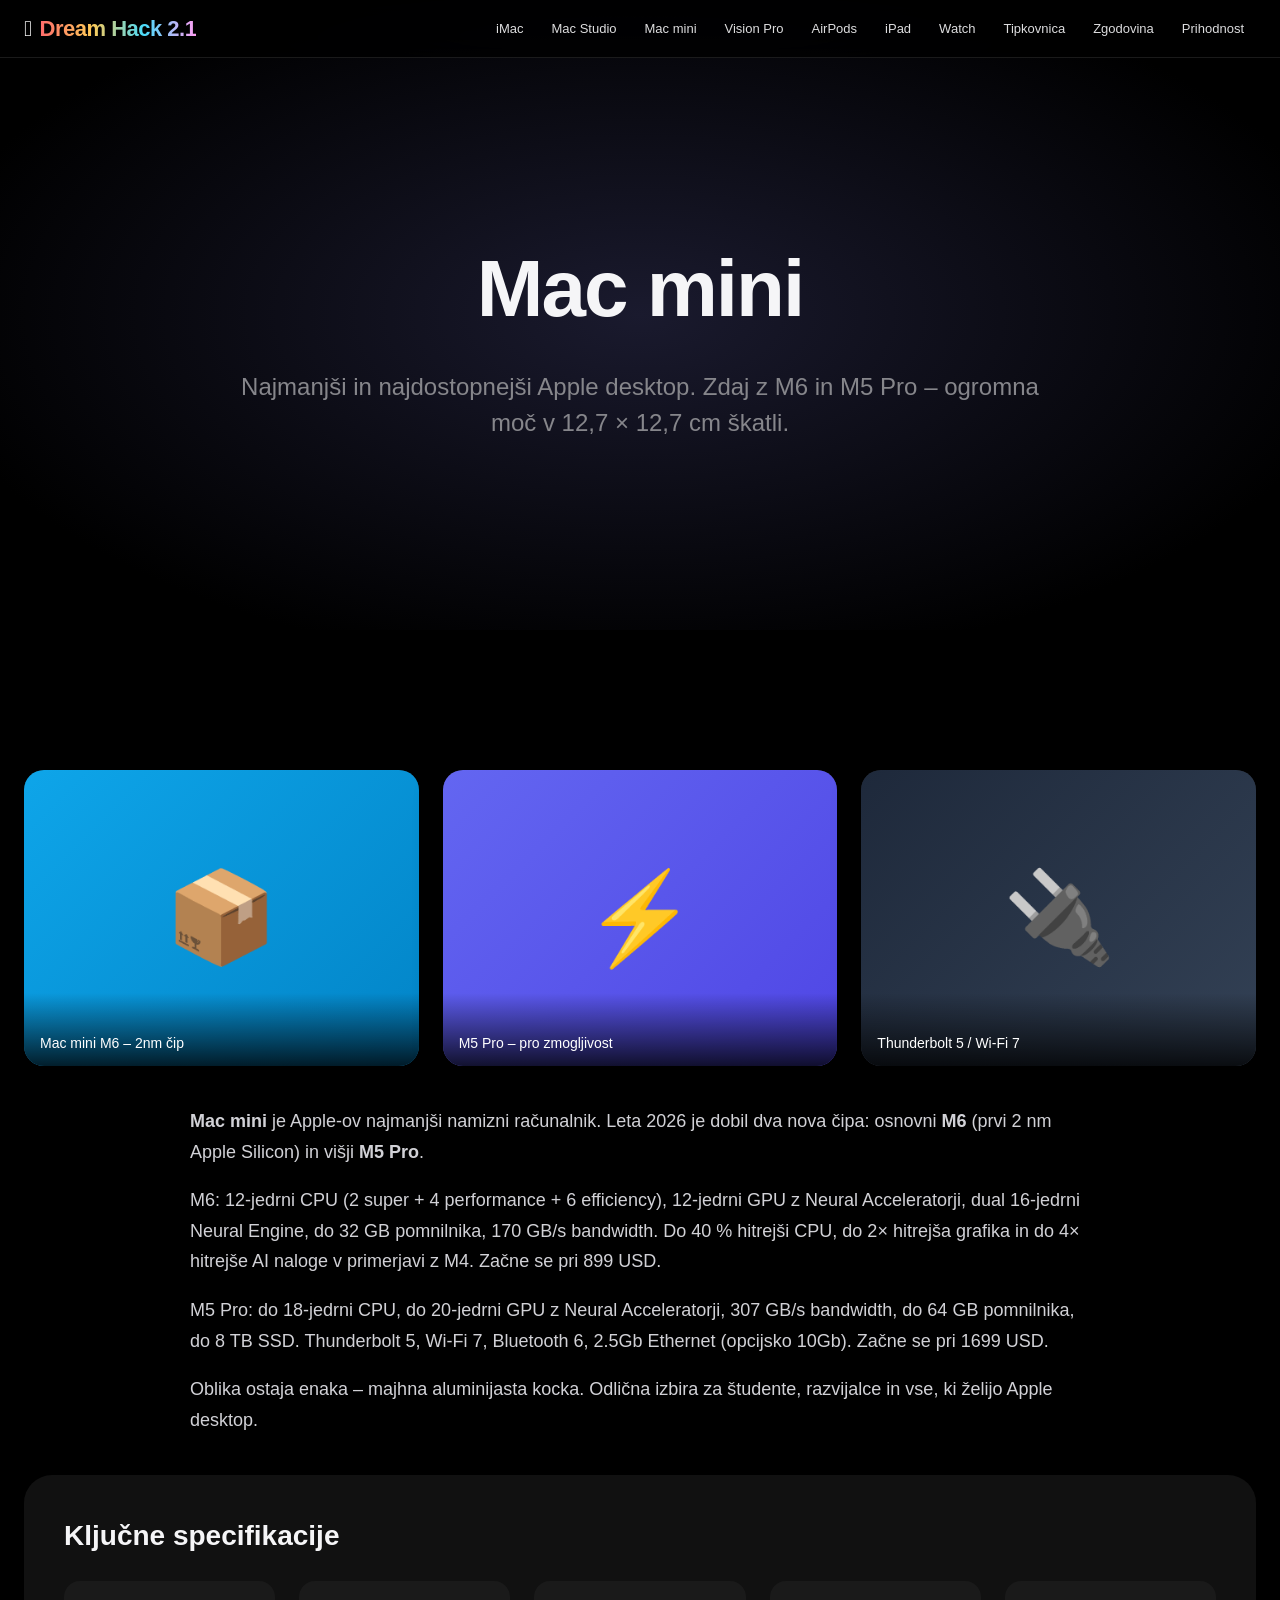
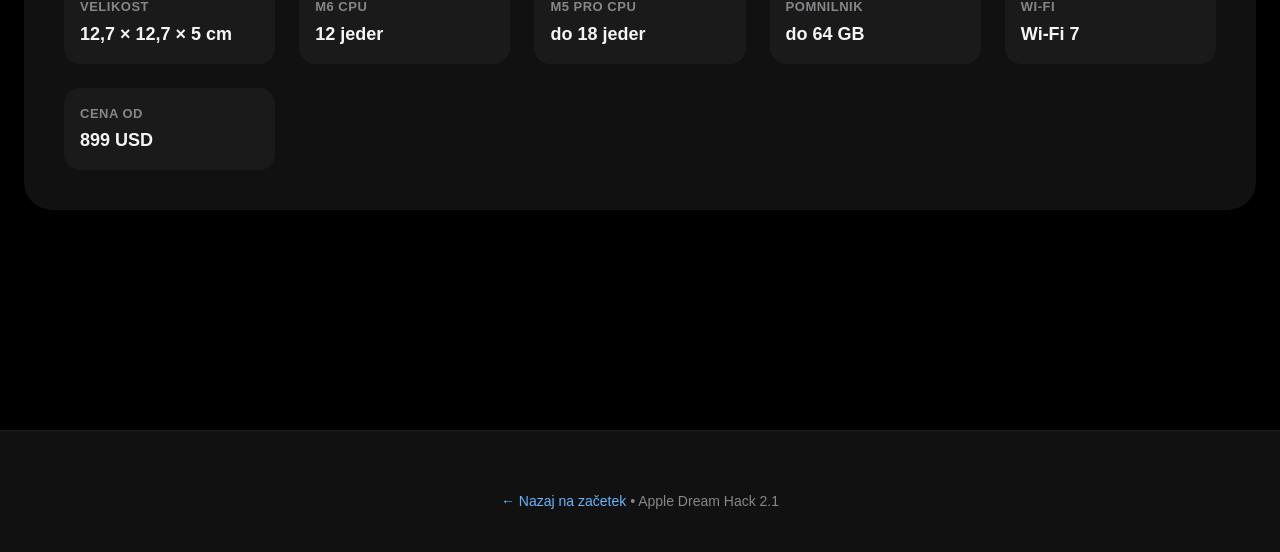
<file: macmini.html>
<!DOCTYPE html>
<html lang="sl">
<head>
  <meta charset="UTF-8">
  <meta name="viewport" content="width=device-width, initial-scale=1.0">
  <title>Mac mini – Apple Dream Hack 2.1</title>
  <link rel="stylesheet" href="styles.css">
</head>
<body>
  <nav class="nav">
    <div class="nav-inner">
      <a href="index.html" class="logo"> <span>Dream Hack 2.1</span></a>
      <div class="nav-links">
        <a href="imac.html">iMac</a>
        <a href="macstudio.html">Mac Studio</a>
        <a href="macmini.html">Mac mini</a>
        <a href="visionpro.html">Vision Pro</a>
        <a href="airpods.html">AirPods</a>
        <a href="ipad.html">iPad</a>
        <a href="watch.html">Watch</a>
        <a href="accessories.html">Tipkovnica</a>
        <a href="history.html">Zgodovina</a>
        <a href="future.html">Prihodnost</a>
      </div>
    </div>
  </nav>
  <div class="product-hero">
    <div>
      <h1>Mac mini</h1>
      <p>Najmanjši in najdostopnejši Apple desktop. Zdaj z M6 in M5 Pro – ogromna moč v 12,7 × 12,7 cm škatli.</p>
    </div>
  </div>
  <section class="section">
    <div class="gallery">
      <div class="gallery-item" onclick="openZoom(this)">
        <div style="width:100%;height:100%;background:linear-gradient(135deg,#0ea5e9,#0284c7);display:flex;align-items:center;justify-content:center;font-size:90px;">📦</div>
        <div class="caption">Mac mini M6 – 2nm čip</div>
      </div>
      <div class="gallery-item" onclick="openZoom(this)">
        <div style="width:100%;height:100%;background:linear-gradient(135deg,#6366f1,#4f46e5);display:flex;align-items:center;justify-content:center;font-size:90px;">⚡</div>
        <div class="caption">M5 Pro – pro zmogljivost</div>
      </div>
      <div class="gallery-item" onclick="openZoom(this)">
        <div style="width:100%;height:100%;background:linear-gradient(135deg,#1e293b,#334155);display:flex;align-items:center;justify-content:center;font-size:90px;">🔌</div>
        <div class="caption">Thunderbolt 5 / Wi-Fi 7</div>
      </div>
    </div>
    <div class="long-text">
      <p><strong>Mac mini</strong> je Apple-ov najmanjši namizni računalnik. Leta 2026 je dobil dva nova čipa: osnovni <strong>M6</strong> (prvi 2 nm Apple Silicon) in višji <strong>M5 Pro</strong>.</p>
      <p>M6: 12-jedrni CPU (2 super + 4 performance + 6 efficiency), 12-jedrni GPU z Neural Acceleratorji, dual 16-jedrni Neural Engine, do 32 GB pomnilnika, 170 GB/s bandwidth. Do 40 % hitrejši CPU, do 2× hitrejša grafika in do 4× hitrejše AI naloge v primerjavi z M4. Začne se pri 899 USD.</p>
      <p>M5 Pro: do 18-jedrni CPU, do 20-jedrni GPU z Neural Acceleratorji, 307 GB/s bandwidth, do 64 GB pomnilnika, do 8 TB SSD. Thunderbolt 5, Wi-Fi 7, Bluetooth 6, 2.5Gb Ethernet (opcijsko 10Gb). Začne se pri 1699 USD.</p>
      <p>Oblika ostaja enaka – majhna aluminijasta kocka. Odlična izbira za študente, razvijalce in vse, ki želijo Apple desktop.</p>
    </div>
    <div class="specs">
      <h2>Ključne specifikacije</h2>
      <div class="specs-grid">
        <div class="spec-item"><strong>Velikost</strong><span>12,7 × 12,7 × 5 cm</span></div>
        <div class="spec-item"><strong>M6 CPU</strong><span>12 jeder</span></div>
        <div class="spec-item"><strong>M5 Pro CPU</strong><span>do 18 jeder</span></div>
        <div class="spec-item"><strong>Pomnilnik</strong><span>do 64 GB</span></div>
        <div class="spec-item"><strong>Wi-Fi</strong><span>Wi-Fi 7</span></div>
        <div class="spec-item"><strong>Cena od</strong><span>899 USD</span></div>
      </div>
    </div>
  </section>
  <div class="modal" id="modal" onclick="this.classList.remove('active')">
    <img id="modalImg" alt="Zoomed">
  </div>
  <footer>
    <p><a href="index.html">← Nazaj na začetek</a> • Apple Dream Hack 2.1</p>
  </footer>
  <script>
    function openZoom(el) {
      const modal = document.getElementById('modal');
      const img = document.getElementById('modalImg');
      img.src = 'data:image/svg+xml,' + encodeURIComponent('<svg xmlns="http://www.w3.org/2000/svg" width="900" height="600"><rect fill="#0ea5e9" width="100%" height="100%"/><text x="50%" y="50%" fill="#fff" font-size="48" text-anchor="middle" font-family="system-ui">Mac mini – Zoom</text></svg>');
      modal.classList.add('active');
    }
  </script>
</body>
</html>
</file>
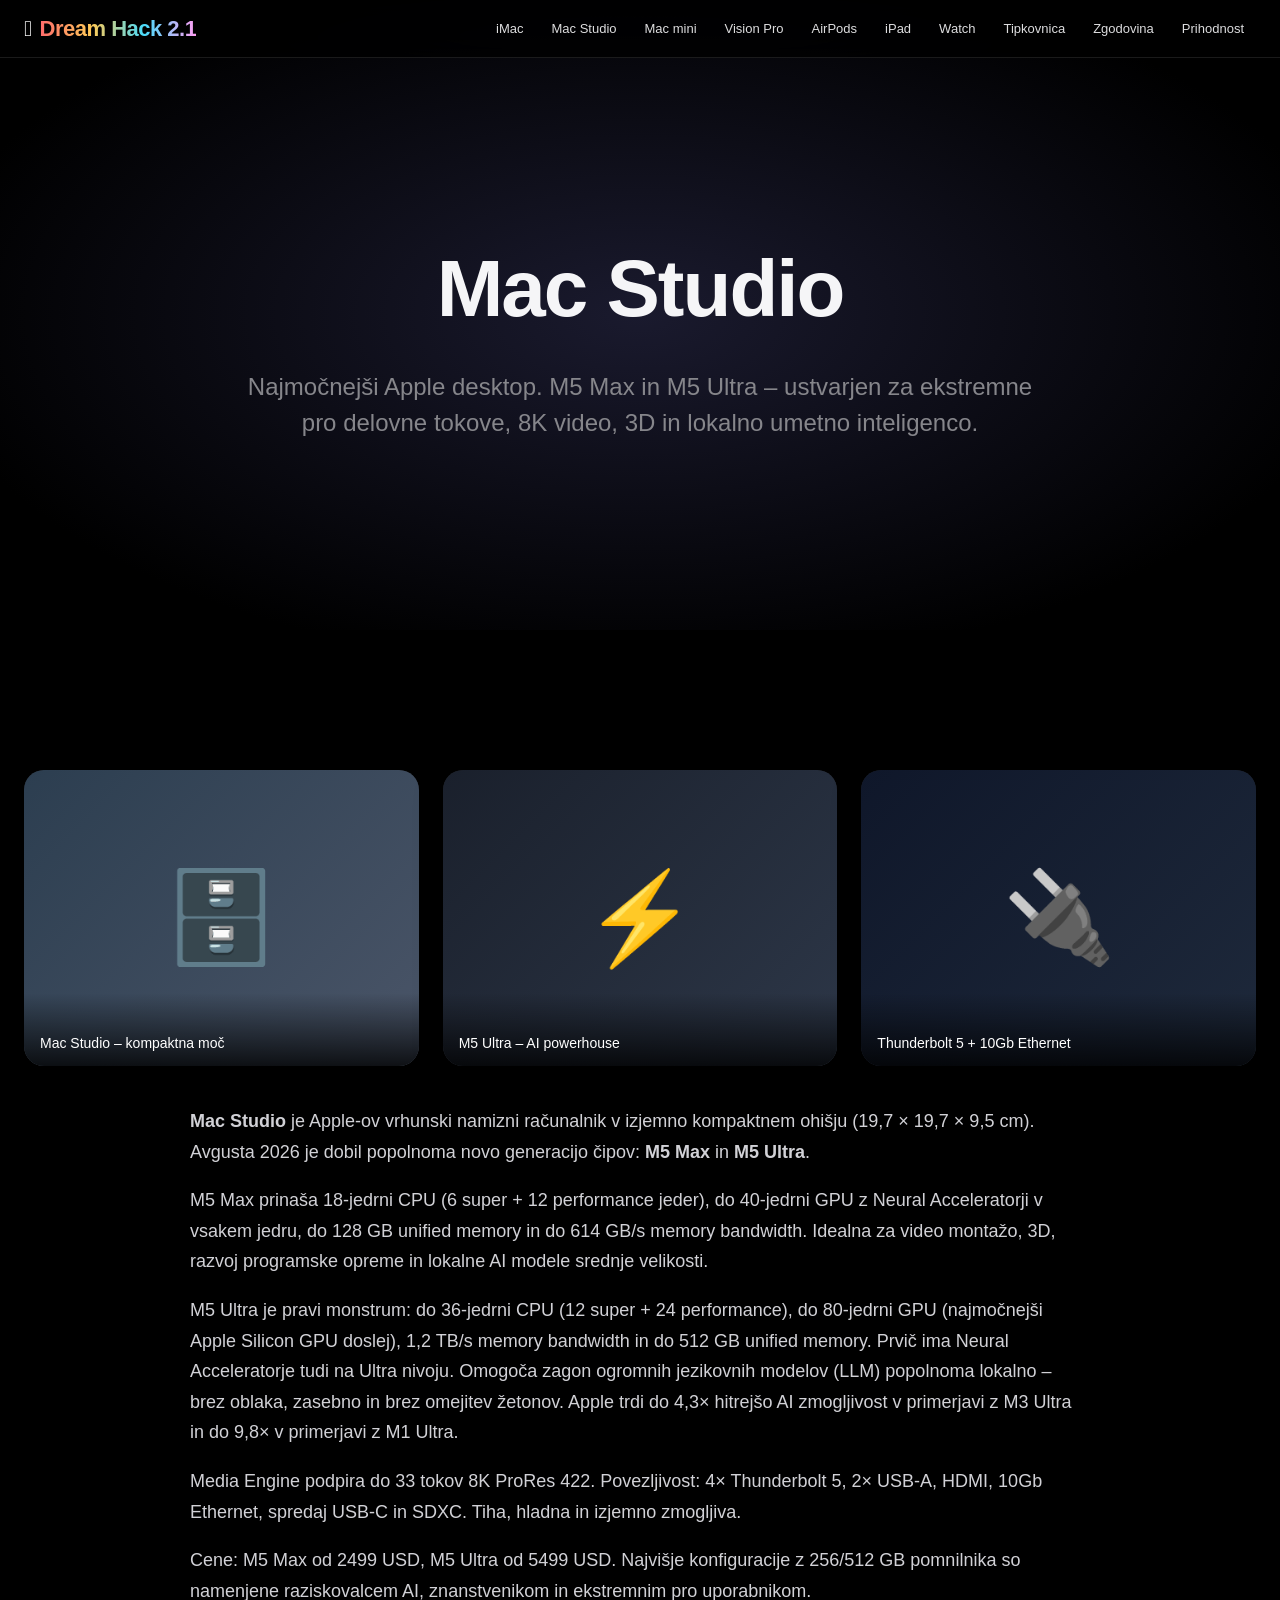
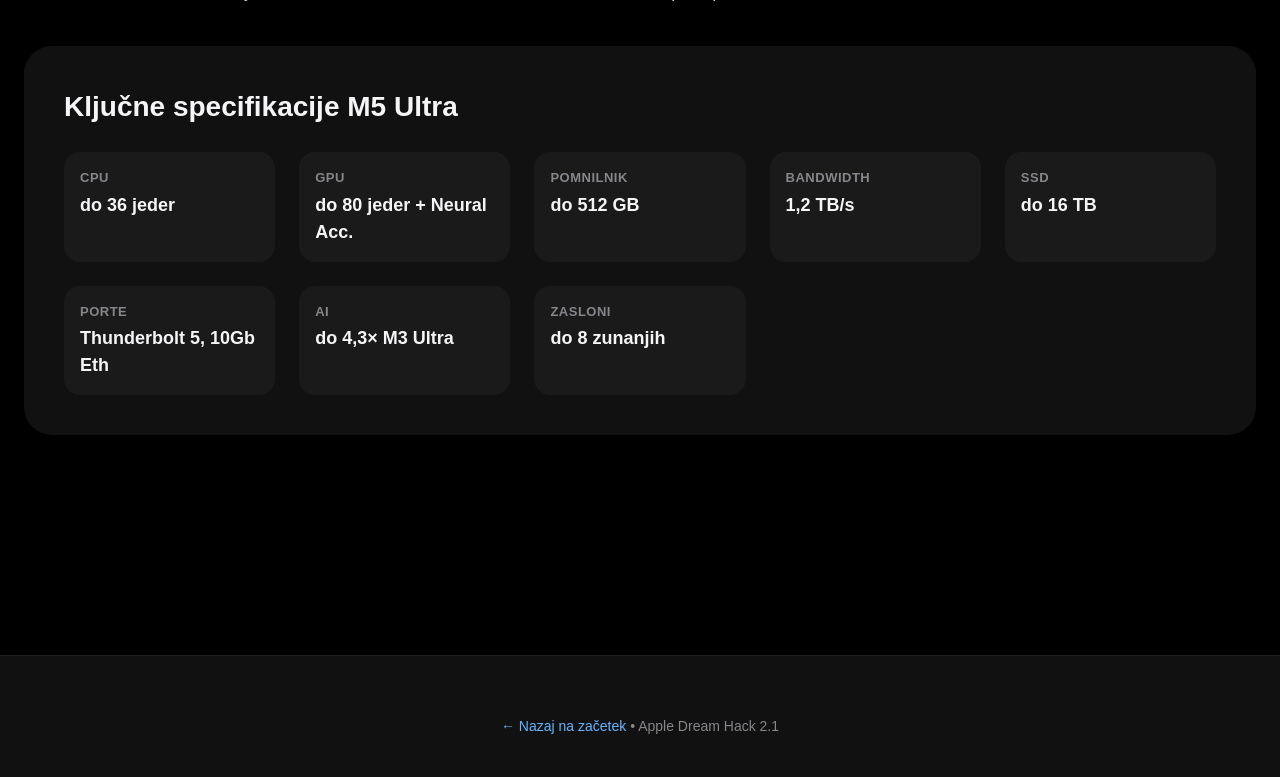
<file: macstudio.html>
<!DOCTYPE html>
<html lang="sl">
<head>
  <meta charset="UTF-8">
  <meta name="viewport" content="width=device-width, initial-scale=1.0">
  <title>Mac Studio – Apple Dream Hack 2.1</title>
  <link rel="stylesheet" href="styles.css">
</head>
<body>
  <nav class="nav">
    <div class="nav-inner">
      <a href="index.html" class="logo"> <span>Dream Hack 2.1</span></a>
      <div class="nav-links">
        <a href="imac.html">iMac</a>
        <a href="macstudio.html">Mac Studio</a>
        <a href="macmini.html">Mac mini</a>
        <a href="visionpro.html">Vision Pro</a>
        <a href="airpods.html">AirPods</a>
        <a href="ipad.html">iPad</a>
        <a href="watch.html">Watch</a>
        <a href="accessories.html">Tipkovnica</a>
        <a href="history.html">Zgodovina</a>
        <a href="future.html">Prihodnost</a>
      </div>
    </div>
  </nav>
  <div class="product-hero">
    <div>
      <h1>Mac Studio</h1>
      <p>Najmočnejši Apple desktop. M5 Max in M5 Ultra – ustvarjen za ekstremne pro delovne tokove, 8K video, 3D in lokalno umetno inteligenco.</p>
    </div>
  </div>
  <section class="section">
    <div class="gallery">
      <div class="gallery-item" onclick="openZoom(this)">
        <div style="width:100%;height:100%;background:linear-gradient(135deg,#2c3e50,#4a5568);display:flex;align-items:center;justify-content:center;font-size:90px;">🗄️</div>
        <div class="caption">Mac Studio – kompaktna moč</div>
      </div>
      <div class="gallery-item" onclick="openZoom(this)">
        <div style="width:100%;height:100%;background:linear-gradient(135deg,#1a202c,#2d3748);display:flex;align-items:center;justify-content:center;font-size:90px;">⚡</div>
        <div class="caption">M5 Ultra – AI powerhouse</div>
      </div>
      <div class="gallery-item" onclick="openZoom(this)">
        <div style="width:100%;height:100%;background:linear-gradient(135deg,#0f172a,#1e293b);display:flex;align-items:center;justify-content:center;font-size:90px;">🔌</div>
        <div class="caption">Thunderbolt 5 + 10Gb Ethernet</div>
      </div>
    </div>
    <div class="long-text">
      <p><strong>Mac Studio</strong> je Apple-ov vrhunski namizni računalnik v izjemno kompaktnem ohišju (19,7 × 19,7 × 9,5 cm). Avgusta 2026 je dobil popolnoma novo generacijo čipov: <strong>M5 Max</strong> in <strong>M5 Ultra</strong>.</p>
      <p>M5 Max prinaša 18-jedrni CPU (6 super + 12 performance jeder), do 40-jedrni GPU z Neural Acceleratorji v vsakem jedru, do 128 GB unified memory in do 614 GB/s memory bandwidth. Idealna za video montažo, 3D, razvoj programske opreme in lokalne AI modele srednje velikosti.</p>
      <p>M5 Ultra je pravi monstrum: do 36-jedrni CPU (12 super + 24 performance), do 80-jedrni GPU (najmočnejši Apple Silicon GPU doslej), 1,2 TB/s memory bandwidth in do 512 GB unified memory. Prvič ima Neural Acceleratorje tudi na Ultra nivoju. Omogoča zagon ogromnih jezikovnih modelov (LLM) popolnoma lokalno – brez oblaka, zasebno in brez omejitev žetonov. Apple trdi do 4,3× hitrejšo AI zmogljivost v primerjavi z M3 Ultra in do 9,8× v primerjavi z M1 Ultra.</p>
      <p>Media Engine podpira do 33 tokov 8K ProRes 422. Povezljivost: 4× Thunderbolt 5, 2× USB-A, HDMI, 10Gb Ethernet, spredaj USB-C in SDXC. Tiha, hladna in izjemno zmogljiva.</p>
      <p>Cene: M5 Max od 2499 USD, M5 Ultra od 5499 USD. Najvišje konfiguracije z 256/512 GB pomnilnika so namenjene raziskovalcem AI, znanstvenikom in ekstremnim pro uporabnikom.</p>
    </div>
    <div class="specs">
      <h2>Ključne specifikacije M5 Ultra</h2>
      <div class="specs-grid">
        <div class="spec-item"><strong>CPU</strong><span>do 36 jeder</span></div>
        <div class="spec-item"><strong>GPU</strong><span>do 80 jeder + Neural Acc.</span></div>
        <div class="spec-item"><strong>Pomnilnik</strong><span>do 512 GB</span></div>
        <div class="spec-item"><strong>Bandwidth</strong><span>1,2 TB/s</span></div>
        <div class="spec-item"><strong>SSD</strong><span>do 16 TB</span></div>
        <div class="spec-item"><strong>Porte</strong><span>Thunderbolt 5, 10Gb Eth</span></div>
        <div class="spec-item"><strong>AI</strong><span>do 4,3× M3 Ultra</span></div>
        <div class="spec-item"><strong>Zasloni</strong><span>do 8 zunanjih</span></div>
      </div>
    </div>
  </section>
  <div class="modal" id="modal" onclick="this.classList.remove('active')">
    <img id="modalImg" alt="Zoomed image">
  </div>
  <footer>
    <p><a href="index.html">← Nazaj na začetek</a> • Apple Dream Hack 2.1</p>
  </footer>
  <script>
    function openZoom(el) {
      const modal = document.getElementById('modal');
      const img = document.getElementById('modalImg');
      img.src = 'data:image/svg+xml,' + encodeURIComponent('<svg xmlns="http://www.w3.org/2000/svg" width="900" height="600"><defs><linearGradient id="g" x1="0%" y1="0%" x2="100%" y2="100%"><stop offset="0%" style="stop-color:#2c3e50"/><stop offset="100%" style="stop-color:#4a5568"/></linearGradient></defs><rect fill="url(#g)" width="100%" height="100%"/><text x="50%" y="45%" fill="#fff" font-size="48" text-anchor="middle" font-family="system-ui">Mac Studio</text><text x="50%" y="55%" fill="#a0aec0" font-size="24" text-anchor="middle" font-family="system-ui">Klikni za zaprtje</text></svg>');
      modal.classList.add('active');
    }
  </script>
</body>
</html>
</file>
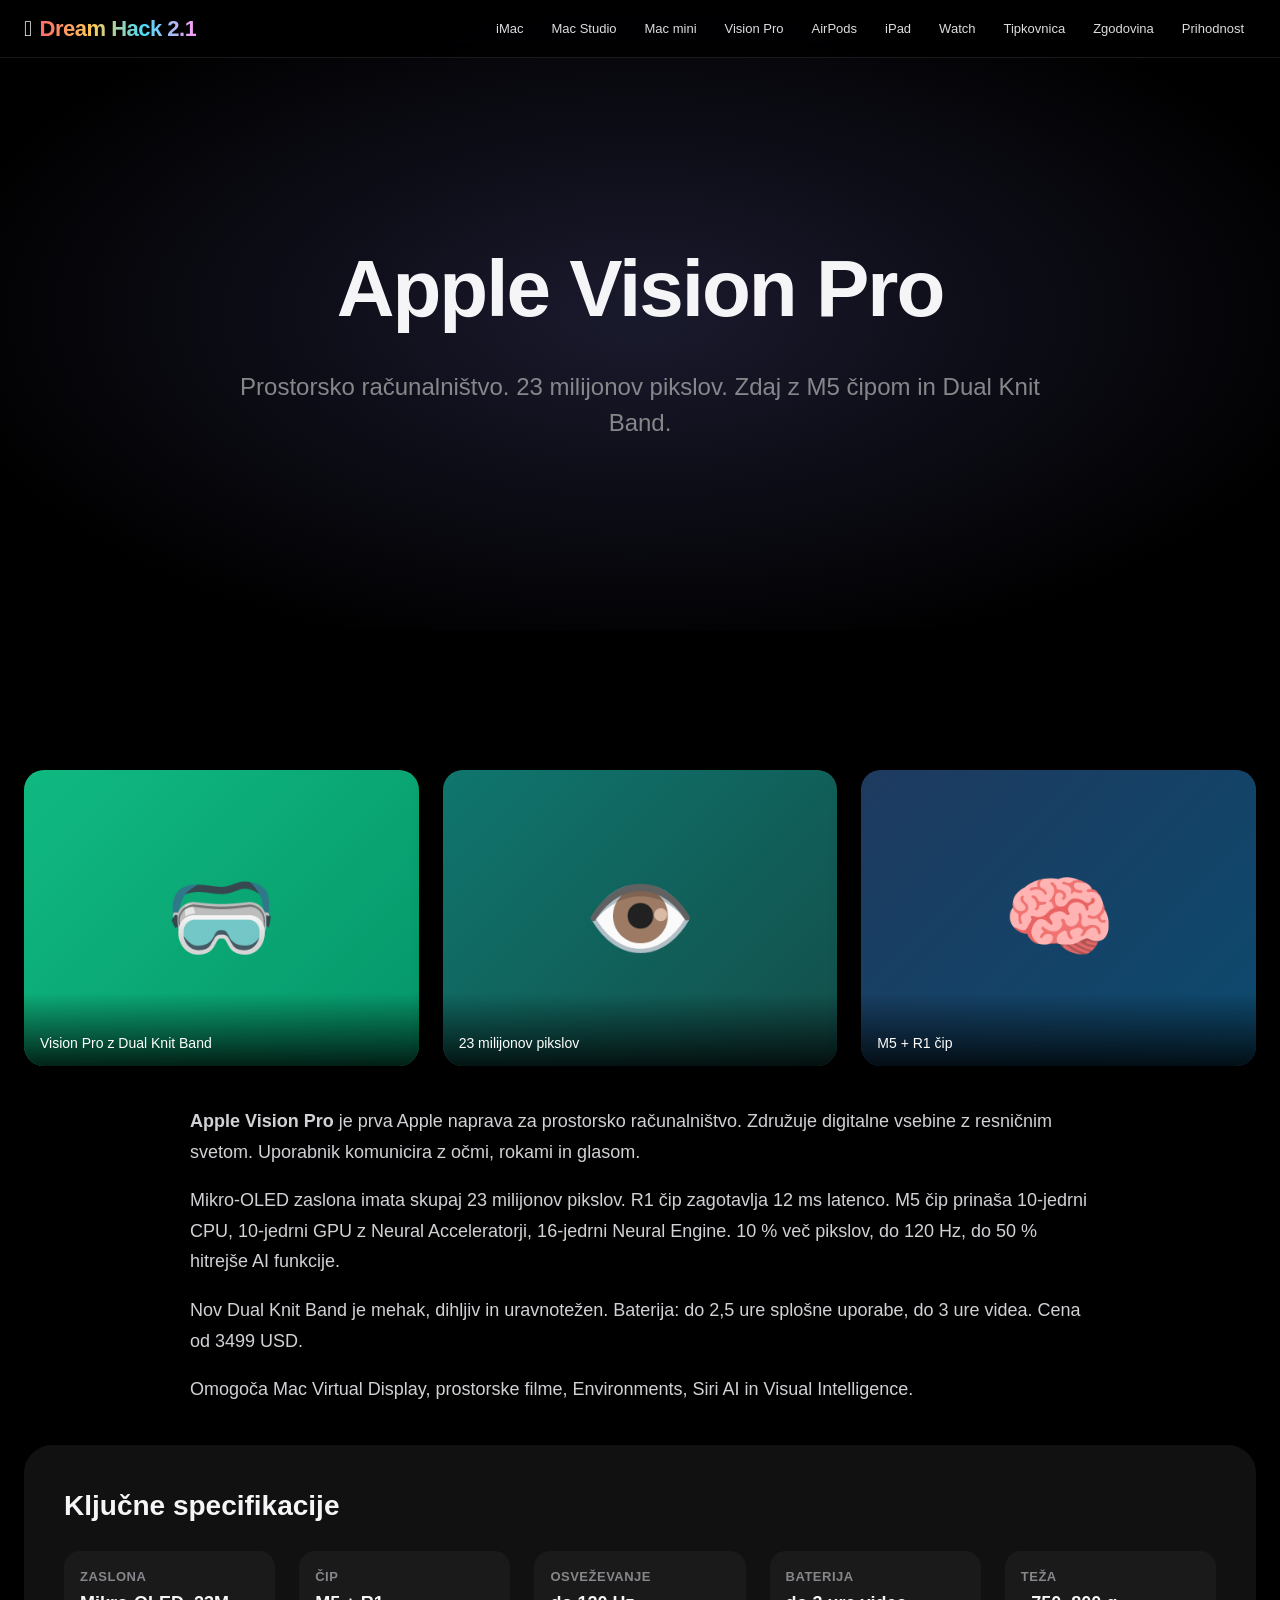
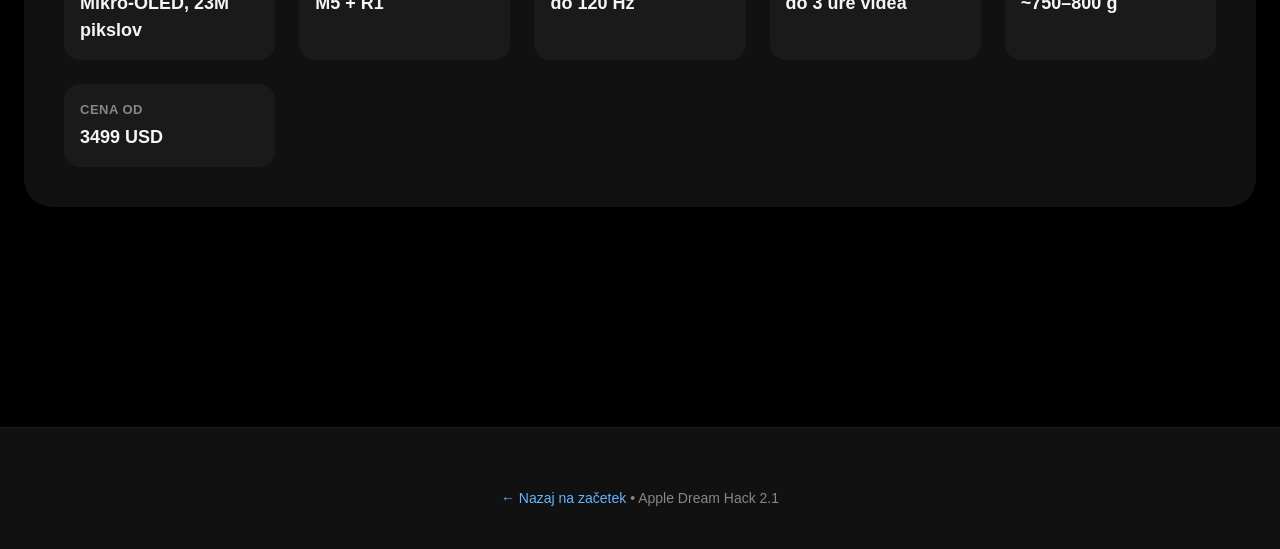
<file: visionpro.html>
<!DOCTYPE html>
<html lang="sl">
<head>
  <meta charset="UTF-8">
  <meta name="viewport" content="width=device-width, initial-scale=1.0">
  <title>Apple Vision Pro – Apple Dream Hack 2.1</title>
  <link rel="stylesheet" href="styles.css">
</head>
<body>
  <nav class="nav">
    <div class="nav-inner">
      <a href="index.html" class="logo"> <span>Dream Hack 2.1</span></a>
      <div class="nav-links">
        <a href="imac.html">iMac</a>
        <a href="macstudio.html">Mac Studio</a>
        <a href="macmini.html">Mac mini</a>
        <a href="visionpro.html">Vision Pro</a>
        <a href="airpods.html">AirPods</a>
        <a href="ipad.html">iPad</a>
        <a href="watch.html">Watch</a>
        <a href="accessories.html">Tipkovnica</a>
        <a href="history.html">Zgodovina</a>
        <a href="future.html">Prihodnost</a>
      </div>
    </div>
  </nav>
  <div class="product-hero">
    <div>
      <h1>Apple Vision Pro</h1>
      <p>Prostorsko računalništvo. 23 milijonov pikslov. Zdaj z M5 čipom in Dual Knit Band.</p>
    </div>
  </div>
  <section class="section">
    <div class="gallery">
      <div class="gallery-item" onclick="openZoom(this)">
        <div style="width:100%;height:100%;background:linear-gradient(135deg,#10b981,#059669);display:flex;align-items:center;justify-content:center;font-size:90px;">🥽</div>
        <div class="caption">Vision Pro z Dual Knit Band</div>
      </div>
      <div class="gallery-item" onclick="openZoom(this)">
        <div style="width:100%;height:100%;background:linear-gradient(135deg,#0f766e,#134e4a);display:flex;align-items:center;justify-content:center;font-size:90px;">👁️</div>
        <div class="caption">23 milijonov pikslov</div>
      </div>
      <div class="gallery-item" onclick="openZoom(this)">
        <div style="width:100%;height:100%;background:linear-gradient(135deg,#1e3a5f,#0c4a6e);display:flex;align-items:center;justify-content:center;font-size:90px;">🧠</div>
        <div class="caption">M5 + R1 čip</div>
      </div>
    </div>
    <div class="long-text">
      <p><strong>Apple Vision Pro</strong> je prva Apple naprava za prostorsko računalništvo. Združuje digitalne vsebine z resničnim svetom. Uporabnik komunicira z očmi, rokami in glasom.</p>
      <p>Mikro-OLED zaslona imata skupaj 23 milijonov pikslov. R1 čip zagotavlja 12 ms latenco. M5 čip prinaša 10-jedrni CPU, 10-jedrni GPU z Neural Acceleratorji, 16-jedrni Neural Engine. 10 % več pikslov, do 120 Hz, do 50 % hitrejše AI funkcije.</p>
      <p>Nov Dual Knit Band je mehak, dihljiv in uravnotežen. Baterija: do 2,5 ure splošne uporabe, do 3 ure videa. Cena od 3499 USD.</p>
      <p>Omogoča Mac Virtual Display, prostorske filme, Environments, Siri AI in Visual Intelligence.</p>
    </div>
    <div class="specs">
      <h2>Ključne specifikacije</h2>
      <div class="specs-grid">
        <div class="spec-item"><strong>Zaslona</strong><span>Mikro-OLED, 23M pikslov</span></div>
        <div class="spec-item"><strong>Čip</strong><span>M5 + R1</span></div>
        <div class="spec-item"><strong>Osveževanje</strong><span>do 120 Hz</span></div>
        <div class="spec-item"><strong>Baterija</strong><span>do 3 ure videa</span></div>
        <div class="spec-item"><strong>Teža</strong><span>~750–800 g</span></div>
        <div class="spec-item"><strong>Cena od</strong><span>3499 USD</span></div>
      </div>
    </div>
  </section>
  <div class="modal" id="modal" onclick="this.classList.remove('active')">
    <img id="modalImg" alt="Zoomed">
  </div>
  <footer>
    <p><a href="index.html">← Nazaj na začetek</a> • Apple Dream Hack 2.1</p>
  </footer>
  <script>
    function openZoom(el) {
      const modal = document.getElementById('modal');
      const img = document.getElementById('modalImg');
      img.src = 'data:image/svg+xml,' + encodeURIComponent('<svg xmlns="http://www.w3.org/2000/svg" width="900" height="600"><rect fill="#10b981" width="100%" height="100%"/><text x="50%" y="50%" fill="#fff" font-size="48" text-anchor="middle" font-family="system-ui">Vision Pro – Zoom</text></svg>');
      modal.classList.add('active');
    }
  </script>
</body>
</html>
</file>
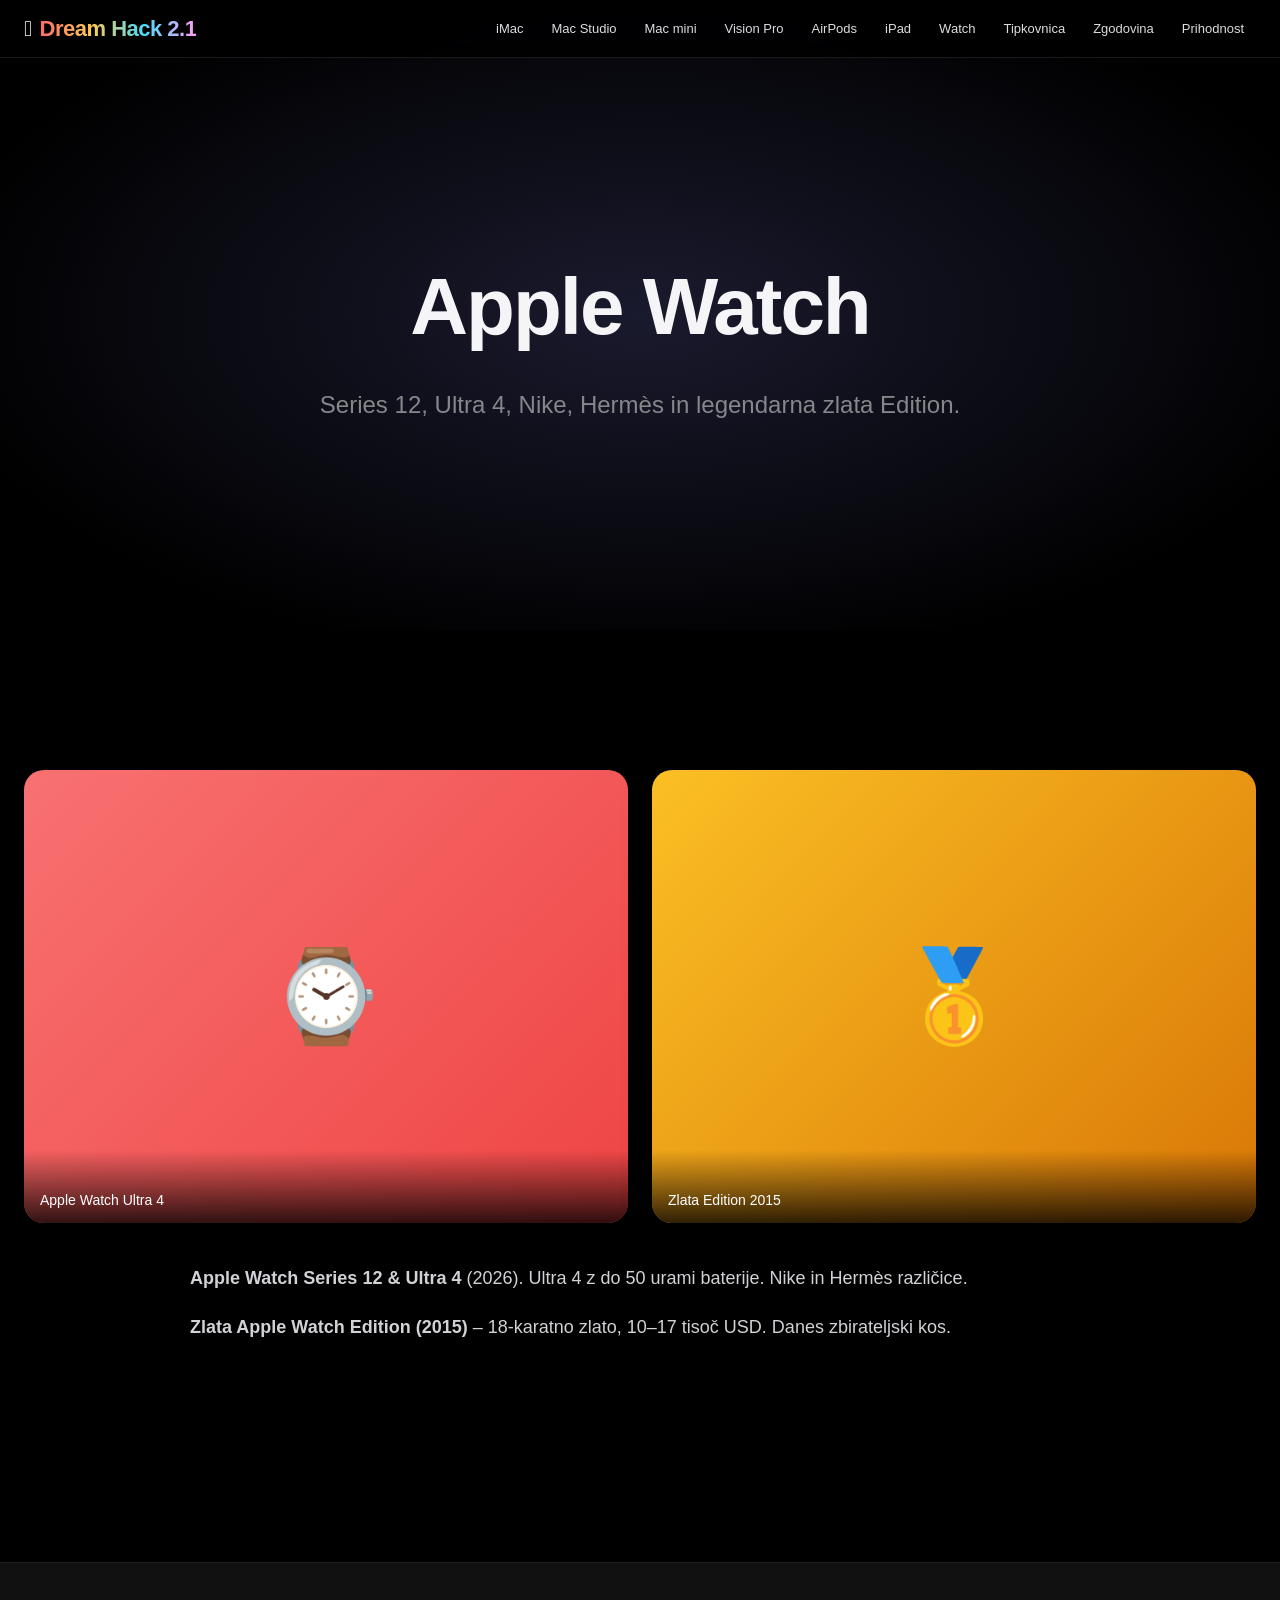
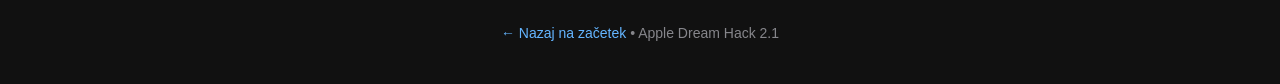
<file: watch.html>
<!DOCTYPE html>
<html lang="sl">
<head>
  <meta charset="UTF-8">
  <meta name="viewport" content="width=device-width, initial-scale=1.0">
  <title>Apple Watch – Apple Dream Hack 2.1</title>
  <link rel="stylesheet" href="styles.css">
</head>
<body>
  <nav class="nav">
    <div class="nav-inner">
      <a href="index.html" class="logo"> <span>Dream Hack 2.1</span></a>
      <div class="nav-links">
        <a href="imac.html">iMac</a>
        <a href="macstudio.html">Mac Studio</a>
        <a href="macmini.html">Mac mini</a>
        <a href="visionpro.html">Vision Pro</a>
        <a href="airpods.html">AirPods</a>
        <a href="ipad.html">iPad</a>
        <a href="watch.html">Watch</a>
        <a href="accessories.html">Tipkovnica</a>
        <a href="history.html">Zgodovina</a>
        <a href="future.html">Prihodnost</a>
      </div>
    </div>
  </nav>
  <div class="product-hero">
    <div>
      <h1>Apple Watch</h1>
      <p>Series 12, Ultra 4, Nike, Hermès in legendarna zlata Edition.</p>
    </div>
  </div>
  <section class="section">
    <div class="gallery">
      <div class="gallery-item" onclick="openZoom(this)">
        <div style="width:100%;height:100%;background:linear-gradient(135deg,#f87171,#ef4444);display:flex;align-items:center;justify-content:center;font-size:90px;">⌚</div>
        <div class="caption">Apple Watch Ultra 4</div>
      </div>
      <div class="gallery-item" onclick="openZoom(this)">
        <div style="width:100%;height:100%;background:linear-gradient(135deg,#fbbf24,#d97706);display:flex;align-items:center;justify-content:center;font-size:90px;">🥇</div>
        <div class="caption">Zlata Edition 2015</div>
      </div>
    </div>
    <div class="long-text">
      <p><strong>Apple Watch Series 12 & Ultra 4</strong> (2026). Ultra 4 z do 50 urami baterije. Nike in Hermès različice.</p>
      <p><strong>Zlata Apple Watch Edition (2015)</strong> – 18-karatno zlato, 10–17 tisoč USD. Danes zbirateljski kos.</p>
    </div>
  </section>
  <div class="modal" id="modal" onclick="this.classList.remove('active')">
    <img id="modalImg" alt="Zoomed">
  </div>
  <footer>
    <p><a href="index.html">← Nazaj na začetek</a> • Apple Dream Hack 2.1</p>
  </footer>
  <script>
    function openZoom(el) {
      const modal = document.getElementById('modal');
      const img = document.getElementById('modalImg');
      img.src = 'data:image/svg+xml,' + encodeURIComponent('<svg xmlns="http://www.w3.org/2000/svg" width="900" height="600"><rect fill="#ef4444" width="100%" height="100%"/><text x="50%" y="50%" fill="#fff" font-size="48" text-anchor="middle" font-family="system-ui">Apple Watch – Zoom</text></svg>');
      modal.classList.add('active');
    }
  </script>
</body>
</html>
</file>
<file: styles.css>
/* Apple Dream Hack 2.1 - Apple-inspired design */
:root {
  --apple-blue: #0071e3;
  --apple-gray: #f5f5f7;
  --apple-dark: #1d1d1f;
  --apple-text: #1d1d1f;
  --apple-secondary: #86868b;
  --gradient-1: linear-gradient(135deg, #667eea 0%, #764ba2 100%);
  --gradient-2: linear-gradient(135deg, #f093fb 0%, #f5576c 100%);
  --gradient-3: linear-gradient(135deg, #4facfe 0%, #00f2fe 100%);
  --gradient-4: linear-gradient(135deg, #43e97b 0%, #38f9d7 100%);
  --shadow: 0 20px 60px rgba(0,0,0,0.12);
  --radius: 28px;
}

* { margin: 0; padding: 0; box-sizing: border-box; }
html { scroll-behavior: smooth; }
body {
  font-family: -apple-system, BlinkMacSystemFont, "SF Pro Display", "Segoe UI", Roboto, Helvetica, Arial, sans-serif;
  background: #000; color: #f5f5f7; line-height: 1.5; overflow-x: hidden;
}
.nav {
  position: fixed; top: 0; left: 0; right: 0; z-index: 1000;
  background: rgba(0,0,0,0.8); backdrop-filter: saturate(180%) blur(20px);
  -webkit-backdrop-filter: saturate(180%) blur(20px);
  border-bottom: 1px solid rgba(255,255,255,0.1);
}
.nav-inner {
  max-width: 1400px; margin: 0 auto; padding: 12px 24px;
  display: flex; align-items: center; justify-content: space-between;
}
.logo {
  font-size: 22px; font-weight: 600; letter-spacing: -0.5px; color: #fff;
  text-decoration: none; display: flex; align-items: center; gap: 8px;
}
.logo span {
  background: linear-gradient(90deg, #ff6b6b, #feca57, #48dbfb, #ff9ff3);
  -webkit-background-clip: text; -webkit-text-fill-color: transparent; background-clip: text;
}
.nav-links { display: flex; gap: 4px; flex-wrap: wrap; justify-content: flex-end; }
.nav-links a {
  color: #f5f5f7; text-decoration: none; font-size: 13px; font-weight: 400;
  padding: 6px 12px; border-radius: 20px; transition: all 0.25s ease; opacity: 0.9;
}
.nav-links a:hover { background: rgba(255,255,255,0.15); opacity: 1; }
.hero {
  min-height: 100vh; display: flex; flex-direction: column; align-items: center;
  justify-content: center; text-align: center; padding: 120px 24px 80px;
  background: radial-gradient(ellipse at top, #1a1a2e 0%, #000 70%);
  position: relative; overflow: hidden;
}
.hero::before {
  content: ''; position: absolute; width: 800px; height: 800px;
  background: radial-gradient(circle, rgba(0,113,227,0.25) 0%, transparent 70%);
  top: -200px; left: 50%; transform: translateX(-50%);
  animation: pulse 8s ease-in-out infinite;
}
@keyframes pulse {
  0%, 100% { opacity: 0.6; transform: translateX(-50%) scale(1); }
  50% { opacity: 1; transform: translateX(-50%) scale(1.1); }
}
.hero h1 {
  font-size: clamp(48px, 8vw, 96px); font-weight: 700; letter-spacing: -2px; margin-bottom: 16px;
  background: linear-gradient(180deg, #fff 0%, #a1a1a6 100%);
  -webkit-background-clip: text; -webkit-text-fill-color: transparent; background-clip: text;
  position: relative; z-index: 1;
}
.hero p {
  font-size: clamp(18px, 3vw, 28px); color: var(--apple-secondary);
  max-width: 700px; margin-bottom: 40px; position: relative; z-index: 1;
}
.cta { display: inline-flex; gap: 16px; position: relative; z-index: 1; }
.btn {
  display: inline-block; padding: 14px 28px; border-radius: 980px;
  font-size: 17px; font-weight: 500; text-decoration: none;
  transition: all 0.3s cubic-bezier(0.25, 0.1, 0.25, 1);
}
.btn-primary { background: var(--apple-blue); color: #fff; }
.btn-primary:hover { background: #0077ed; transform: scale(1.04); box-shadow: 0 10px 30px rgba(0,113,227,0.4); }
.btn-secondary { background: rgba(255,255,255,0.1); color: #fff; border: 1px solid rgba(255,255,255,0.2); }
.btn-secondary:hover { background: rgba(255,255,255,0.2); transform: scale(1.04); }
.section { padding: 100px 24px; max-width: 1400px; margin: 0 auto; }
.section-title {
  font-size: clamp(36px, 5vw, 56px); font-weight: 700; letter-spacing: -1.5px;
  text-align: center; margin-bottom: 16px;
  background: linear-gradient(90deg, #fff, #a1a1a6);
  -webkit-background-clip: text; -webkit-text-fill-color: transparent;
}
.section-subtitle {
  text-align: center; color: var(--apple-secondary); font-size: 21px;
  margin-bottom: 60px; max-width: 700px; margin-left: auto; margin-right: auto;
}
.grid { display: grid; grid-template-columns: repeat(auto-fit, minmax(320px, 1fr)); gap: 32px; }
.card {
  background: #161617; border-radius: var(--radius); overflow: hidden;
  transition: all 0.4s cubic-bezier(0.25, 0.1, 0.25, 1);
  border: 1px solid rgba(255,255,255,0.06); position: relative;
}
.card:hover { transform: translateY(-12px) scale(1.02); box-shadow: var(--shadow); border-color: rgba(255,255,255,0.15); }
.card-img {
  width: 100%; height: 240px; object-fit: cover;
  transition: transform 0.6s cubic-bezier(0.25, 0.1, 0.25, 1); background: #222;
}
.card:hover .card-img { transform: scale(1.12); }
.card-body { padding: 28px; }
.card h3 { font-size: 24px; font-weight: 600; margin-bottom: 8px; letter-spacing: -0.5px; }
.card p { color: var(--apple-secondary); font-size: 15px; margin-bottom: 20px; }
.card .tag {
  display: inline-block; background: rgba(0,113,227,0.2); color: #64b5ff;
  font-size: 12px; font-weight: 600; padding: 4px 12px; border-radius: 20px; margin-bottom: 12px;
}
.product-hero {
  min-height: 70vh; display: flex; align-items: center; justify-content: center;
  text-align: center; padding: 140px 24px 60px;
  background: radial-gradient(ellipse at center, #1a1a2e 0%, #000 80%);
}
.product-hero h1 { font-size: clamp(42px, 7vw, 80px); font-weight: 700; letter-spacing: -2px; margin-bottom: 20px; }
.product-hero p { font-size: 24px; color: var(--apple-secondary); max-width: 800px; margin: 0 auto 40px; }
.gallery {
  display: grid; grid-template-columns: repeat(auto-fit, minmax(280px, 1fr)); gap: 24px; margin: 40px 0;
}
.gallery-item {
  border-radius: 20px; overflow: hidden; position: relative; cursor: zoom-in;
  background: #1c1c1e; aspect-ratio: 4/3; box-shadow: 0 10px 30px rgba(0,0,0,0.3);
}
.gallery-item img { width: 100%; height: 100%; object-fit: cover; transition: transform 0.5s cubic-bezier(0.25, 0.1, 0.25, 1); display: block; }
.gallery-item:hover img { transform: scale(1.15); }
.gallery-item .caption {
  position: absolute; bottom: 0; left: 0; right: 0;
  background: linear-gradient(transparent, rgba(0,0,0,0.8)); padding: 40px 16px 12px;
  font-size: 14px; color: #fff;
}
.modal {
  display: none; position: fixed; inset: 0; background: rgba(0,0,0,0.95);
  z-index: 3000; align-items: center; justify-content: center; cursor: zoom-out; padding: 20px;
}
.modal.active { display: flex; }
.modal img {
  max-width: 92vw; max-height: 92vh; border-radius: 12px;
  box-shadow: 0 30px 100px rgba(0,0,0,0.6); animation: zoomIn 0.35s ease;
}
@keyframes zoomIn { from { transform: scale(0.85); opacity: 0; } to { transform: scale(1); opacity: 1; } }
.specs { background: #111; border-radius: var(--radius); padding: 40px; margin: 40px 0; }
.specs h2 { font-size: 28px; margin-bottom: 24px; }
.specs-grid { display: grid; grid-template-columns: repeat(auto-fit, minmax(200px, 1fr)); gap: 24px; }
.spec-item { padding: 16px; background: rgba(255,255,255,0.04); border-radius: 16px; }
.spec-item strong { display: block; font-size: 13px; color: var(--apple-secondary); margin-bottom: 4px; text-transform: uppercase; letter-spacing: 0.5px; }
.spec-item span { font-size: 18px; font-weight: 600; }
.feature { display: grid; grid-template-columns: 1fr 1fr; gap: 60px; align-items: center; margin: 80px 0; }
.feature.reverse { direction: rtl; }
.feature.reverse > * { direction: ltr; }
.feature-img { border-radius: var(--radius); overflow: hidden; background: #1c1c1e; aspect-ratio: 16/10; }
.feature-img img { width: 100%; height: 100%; object-fit: cover; transition: transform 0.6s; }
.feature:hover .feature-img img { transform: scale(1.08); }
.feature-text h2 { font-size: 36px; font-weight: 700; margin-bottom: 16px; letter-spacing: -1px; }
.feature-text p { color: var(--apple-secondary); font-size: 18px; margin-bottom: 16px; }
.timeline { position: relative; max-width: 900px; margin: 0 auto; padding: 40px 0; }
.timeline::before {
  content: ''; position: absolute; left: 30px; top: 0; bottom: 0; width: 3px;
  background: linear-gradient(to bottom, #0071e3, #ff6b6b, #feca57); border-radius: 3px;
}
.timeline-item { position: relative; padding-left: 80px; margin-bottom: 50px; }
.timeline-item::before {
  content: ''; position: absolute; left: 20px; top: 8px; width: 22px; height: 22px;
  background: #0071e3; border-radius: 50%; border: 4px solid #000; box-shadow: 0 0 0 3px #0071e3;
}
.timeline-year { font-size: 14px; font-weight: 700; color: #64b5ff; margin-bottom: 6px; }
.timeline-title { font-size: 22px; font-weight: 600; margin-bottom: 8px; }
.timeline-desc { color: var(--apple-secondary); font-size: 16px; }
.long-text { max-width: 900px; margin: 0 auto 40px; font-size: 18px; line-height: 1.7; color: #d1d1d6; }
.long-text p { margin-bottom: 18px; }
footer {
  background: #111; padding: 60px 24px 40px; text-align: center;
  border-top: 1px solid rgba(255,255,255,0.06); margin-top: 80px;
}
footer p { color: var(--apple-secondary); font-size: 14px; }
footer a { color: #64b5ff; text-decoration: none; }
@media (max-width: 900px) {
  .feature { grid-template-columns: 1fr; gap: 30px; }
  .feature.reverse { direction: ltr; }
  .nav-links { display: none; }
  .nav-inner { justify-content: center; }
}
.fade-up { opacity: 0; transform: translateY(40px); transition: all 0.8s cubic-bezier(0.25, 0.1, 0.25, 1); }
.fade-up.visible { opacity: 1; transform: translateY(0); }
</file>
